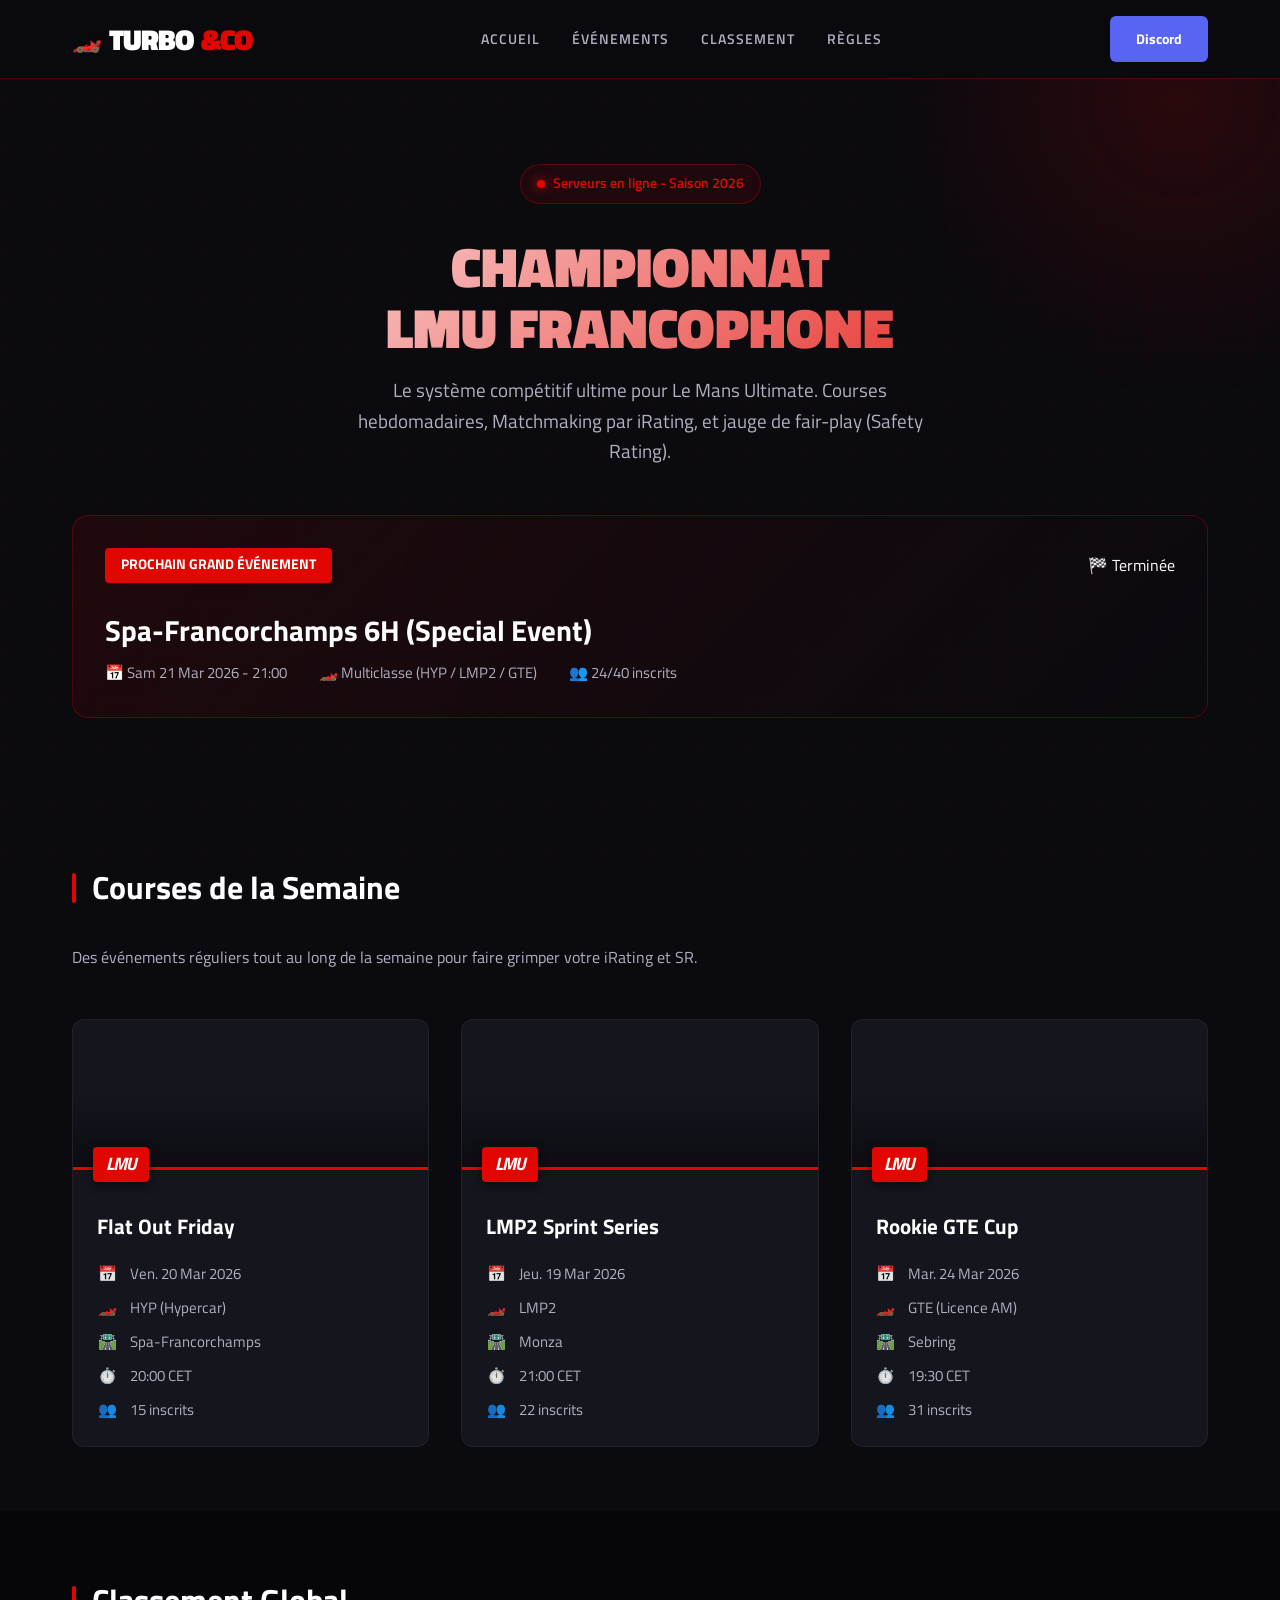
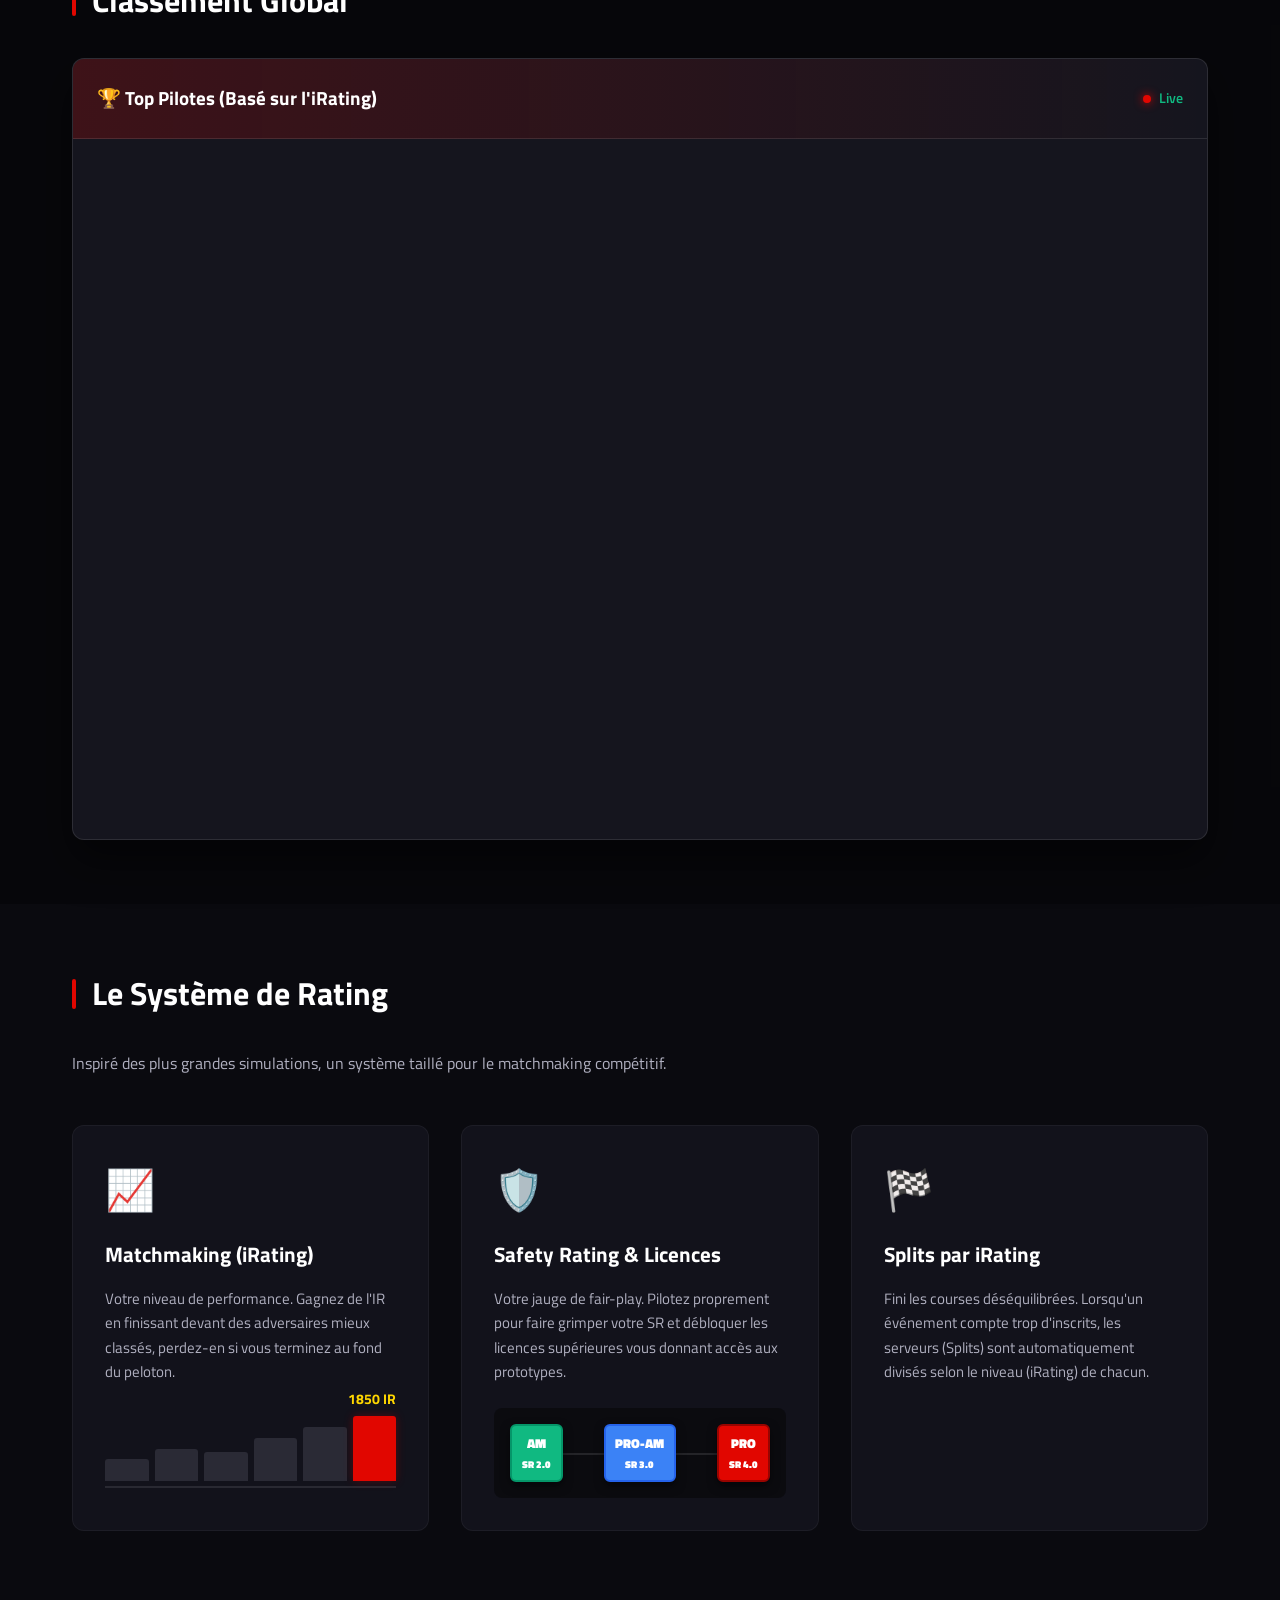
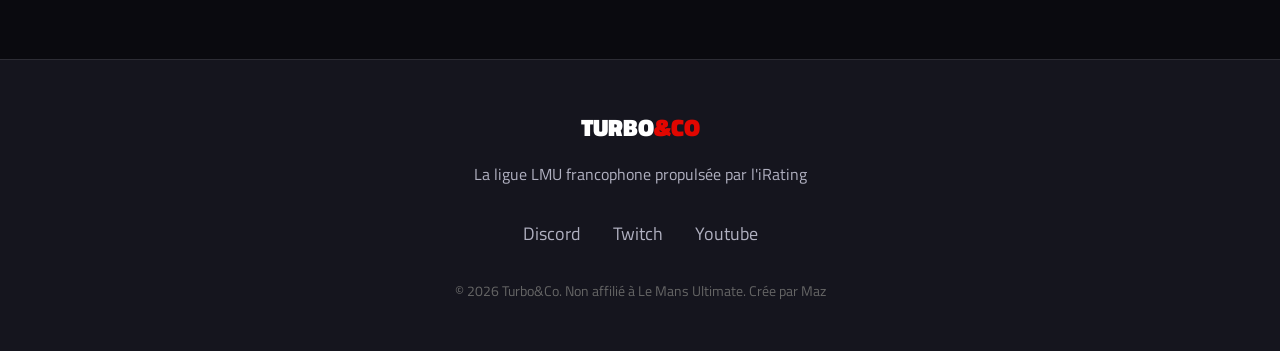
<file: Index.html>
<!DOCTYPE html>
<html lang="fr">
<head>
    <meta charset="UTF-8">
    <meta name="viewport" content="width=device-width, initial-scale=1.0">
    <meta name="description" content="Ligue LMU francophone avec système iRating, Safety Rating et Courses Hebdomadaires.">
    <meta name="keywords" content="Le Mans Ultimate, Racing, Simulation, LMU, Championnat, iRating, Simracing">
    <meta name="author" content="Turbo&Co">

    <!-- Open Graph / Réseaux sociaux -->
    <meta property="og:title" content="Turbo&Co - Ligue LMU Francophone">
    <meta property="og:description" content="Championnat Le Mans Ultimate avec événements hebdomadaires, iRating et Licences.">
    <meta property="og:type" content="website">
    <meta property="og:url" content="https://turbo-co.github.io/">

    <title>Turbo&Co - Ligue LMU Francophone</title>

    <!-- Police Google optimisée -->
    <link rel="preconnect" href="https://fonts.googleapis.com">
    <link rel="preconnect" href="https://fonts.gstatic.com" crossorigin>
    <link href="https://fonts.googleapis.com/css2?family=Titillium+Web:wght@400;600;700;900&display=swap" rel="stylesheet">

    <style>
        :root {
            --racing-red: #E10600;
            --racing-dark: #0A0A0F;
            --racing-card: #15151E;
            --racing-gray: #B0B0C0;
            --gold: #FFD700;
            --silver: #E5E7EB;
            --success: #10B981;
            --glass: rgba(21, 21, 30, 0.8);
        }

        * {
            margin: 0;
            padding: 0;
            box-sizing: border-box;
        }

        body {
            font-family: 'Titillium Web', sans-serif;
            background: var(--racing-dark);
            color: white;
            overflow-x: hidden;
            line-height: 1.6;
        }

        /* Background Grid */
        .bg-grid {
            position: fixed;
            top: 0;
            left: 0;
            width: 100%;
            height: 100%;
            background-image: 
                linear-gradient(rgba(225, 6, 0, 0.03) 1px, transparent 1px),
                linear-gradient(90deg, rgba(225, 6, 0, 0.03) 1px, transparent 1px);
            background-size: 50px 50px;
            z-index: -2;
        }

        @media (prefers-reduced-motion: no-preference) {
            .bg-grid {
                animation: gridMove 60s linear infinite;
            }
        }

        @keyframes gridMove {
            0% { transform: translate(0, 0); }
            100% { transform: translate(50px, 50px); }
        }

        /* Glow Effects */
        .glow-red {
            position: fixed;
            width: 600px;
            height: 600px;
            background: radial-gradient(circle, rgba(225, 6, 0, 0.15) 0%, transparent 70%);
            top: -200px;
            right: -200px;
            z-index: -1;
            pointer-events: none;
        }

        /* Header */
        header {
            position: fixed;
            top: 0;
            width: 100%;
            background: rgba(10, 10, 15, 0.95);
            backdrop-filter: blur(10px);
            border-bottom: 1px solid rgba(225, 6, 0, 0.3);
            z-index: 1000;
            padding: 1rem 0;
        }

        .container {
            max-width: 1200px;
            margin: 0 auto;
            padding: 0 2rem;
        }

        nav {
            display: flex;
            justify-content: space-between;
            align-items: center;
        }

        .logo {
            font-size: 1.8rem;
            font-weight: 900;
            letter-spacing: -1px;
            display: flex;
            align-items: center;
            gap: 0.5rem;
            text-decoration: none;
            color: white;
        }

        .logo span {
            color: var(--racing-red);
        }

        .logo::before {
            content: '🏎️';
            font-size: 1.5rem;
        }

        /* Menu Desktop */
        .nav-links {
            display: flex;
            gap: 2rem;
            list-style: none;
        }

        .nav-links a {
            color: var(--racing-gray);
            text-decoration: none;
            font-weight: 600;
            font-size: 0.9rem;
            text-transform: uppercase;
            letter-spacing: 1px;
            transition: color 0.3s;
            position: relative;
        }

        .nav-links a:hover {
            color: var(--racing-red);
        }

        /* Menu Mobile */
        .hamburger {
            display: none;
            flex-direction: column;
            cursor: pointer;
            gap: 5px;
            background: none;
            border: none;
            padding: 5px;
            z-index: 1001;
        }

        .hamburger span {
            width: 25px;
            height: 3px;
            background: white;
            transition: 0.3s ease-in-out;
            border-radius: 2px;
        }

        .hamburger.active span:nth-child(1) { transform: translateY(8px) rotate(45deg); }
        .hamburger.active span:nth-child(2) { opacity: 0; }
        .hamburger.active span:nth-child(3) { transform: translateY(-8px) rotate(-45deg); }

        @media (max-width: 768px) {
            .hamburger { display: flex; }
            .nav-links {
                position: fixed; top: 70px; left: 0; width: 100%;
                background: rgba(10, 10, 15, 0.98);
                flex-direction: column; padding: 2rem; gap: 1.5rem;
                transform: translateY(-150%); transition: transform 0.3s ease-in-out;
                border-bottom: 2px solid var(--racing-red);
            }
            .nav-links.active { transform: translateY(0); }
            .nav-links a { font-size: 1.2rem; }
        }

        .btn-discord {
            background: #5865F2; color: white; padding: 0.6rem 1.5rem;
            border-radius: 6px; text-decoration: none; font-weight: 700;
            font-size: 0.9rem; transition: all 0.3s; border: 2px solid transparent;
        }

        .btn-discord:hover { background: transparent; border-color: #5865F2; }
        @media (max-width: 768px) { .btn-discord { display: none; } }

        /* Hero Section */
        .hero { margin-top: 100px; padding: 4rem 0; text-align: center; }

        .hero-badge {
            display: inline-flex; align-items: center; gap: 0.5rem;
            background: rgba(225, 6, 0, 0.1); border: 1px solid rgba(225, 6, 0, 0.3);
            padding: 0.5rem 1rem; border-radius: 50px; font-size: 0.85rem;
            color: var(--racing-red); font-weight: 600; margin-bottom: 2rem;
        }

        .live-dot {
            width: 8px; height: 8px; background: var(--racing-red);
            border-radius: 50%; box-shadow: 0 0 10px var(--racing-red);
            animation: blink 1s infinite;
        }

        @keyframes blink { 0%, 100% { opacity: 1; } 50% { opacity: 0.3; } }

        .hero h1 {
            font-size: 3.5rem; font-weight: 900; margin-bottom: 1rem;
            background: linear-gradient(135deg, #fff 0%, var(--racing-red) 100%);
            -webkit-background-clip: text; -webkit-text-fill-color: transparent; line-height: 1.1;
        }

        @media (max-width: 768px) { .hero h1 { font-size: 2.2rem; } }

        .hero p { font-size: 1.2rem; color: var(--racing-gray); max-width: 600px; margin: 0 auto 3rem; }

        .next-race {
            background: linear-gradient(135deg, rgba(225, 6, 0, 0.1) 0%, rgba(10, 10, 15, 0.8) 100%);
            border: 1px solid rgba(225, 6, 0, 0.3); border-radius: 16px;
            padding: 2rem; margin: 3rem 0; position: relative; overflow: hidden;
            text-align: left;
        }

        .race-header {
            display: flex; justify-content: space-between; align-items: center;
            margin-bottom: 1.5rem; flex-wrap: wrap; gap: 1rem;
        }

        .race-tag {
            background: var(--racing-red); color: white; padding: 0.4rem 1rem;
            border-radius: 4px; font-weight: 700; font-size: 0.85rem; text-transform: uppercase;
        }

        .race-timer { display: flex; gap: 0.5rem; align-items: center; }

        .time-box {
            background: rgba(10, 10, 15, 0.8); border: 1px solid rgba(255, 215, 0, 0.3);
            border-radius: 8px; padding: 0.5rem 0.8rem; display: flex; flex-direction: column;
            align-items: center; min-width: 65px; box-shadow: 0 4px 10px rgba(0, 0, 0, 0.5);
        }

        .time-val { font-size: 1.5rem; font-weight: 900; color: var(--gold); line-height: 1; font-variant-numeric: tabular-nums; }
        .time-label { font-size: 0.65rem; color: var(--racing-gray); text-transform: uppercase; letter-spacing: 1px; margin-top: 0.2rem; }
        
        .race-title { font-size: 1.8rem; font-weight: 700; margin-bottom: 0.5rem; }
        .race-details { display: flex; gap: 2rem; color: var(--racing-gray); font-size: 0.95rem; flex-wrap: wrap; }

        /* --- NOUVEAU : COURSES DE LA SEMAINE (Style LFM / SGP) --- */
        .events-section { padding: 2rem 0 4rem; }
        
        .section-title {
            font-size: 2rem; font-weight: 700; margin-bottom: 2rem;
            display: flex; align-items: center; gap: 1rem;
        }

        .section-title::before {
            content: ''; width: 4px; height: 30px; background: var(--racing-red); border-radius: 2px;
        }

        .events-grid {
            display: grid;
            grid-template-columns: repeat(auto-fill, minmax(320px, 1fr));
            gap: 2rem;
        }

        .event-card {
            background: var(--racing-card);
            border-radius: 12px;
            overflow: hidden;
            border: 1px solid rgba(255, 255, 255, 0.05);
            transition: transform 0.3s ease, box-shadow 0.3s ease, border-color 0.3s ease;
            position: relative;
        }

        .event-card:hover {
            transform: translateY(-5px);
            border-color: rgba(225, 6, 0, 0.5);
            box-shadow: 0 10px 25px rgba(0, 0, 0, 0.5);
        }

        .event-img-container {
            height: 150px;
            background-size: cover;
            background-position: center;
            position: relative;
            border-bottom: 3px solid var(--racing-red);
        }

        /* Dégradé pour assombrir l'image et faire ressortir le texte blanc si besoin */
        .event-img-container::after {
            content: ''; position: absolute; bottom: 0; left: 0; right: 0; height: 50%;
            background: linear-gradient(to top, rgba(10,10,15,0.8), transparent);
        }

        .event-game-logo {
            position: absolute;
            bottom: -15px;
            left: 20px;
            background: var(--racing-red);
            color: white;
            padding: 0.2rem 0.8rem;
            border-radius: 4px;
            font-weight: 900;
            font-size: 1.1rem;
            font-style: italic;
            z-index: 2;
            letter-spacing: -1px;
            box-shadow: 0 4px 10px rgba(0,0,0,0.5);
        }

        .event-body {
            padding: 2.5rem 1.5rem 1.5rem; /* Espace en haut pour le logo qui dépasse */
        }

        .event-title-card {
            font-size: 1.3rem;
            font-weight: 700;
            color: white;
            margin-bottom: 1.2rem;
        }

        .event-info-list {
            display: flex;
            flex-direction: column;
            gap: 0.6rem;
        }

        .event-info-row {
            display: flex;
            align-items: center;
            gap: 0.8rem;
            color: var(--racing-gray);
            font-size: 0.95rem;
        }

        .event-icon {
            width: 20px;
            text-align: center;
            opacity: 0.9;
        }

        /* Classement Section */
        .classement-section { padding: 4rem 0; background: rgba(0, 0, 0, 0.3); }

        .sheet-container {
            background: var(--racing-card); border-radius: 12px;
            border: 1px solid rgba(255, 255, 255, 0.1); overflow: hidden;
            box-shadow: 0 20px 40px rgba(0, 0, 0, 0.5); -webkit-overflow-scrolling: touch;
        }

        .sheet-header {
            background: linear-gradient(90deg, rgba(225, 6, 0, 0.2) 0%, transparent 100%);
            padding: 1.5rem; border-bottom: 1px solid rgba(255, 255, 255, 0.1);
            display: flex; justify-content: space-between; align-items: center; flex-wrap: wrap; gap: 1rem;
        }

        .sheet-title { font-size: 1.2rem; font-weight: 700; }
        .sheet-live { display: flex; align-items: center; gap: 0.5rem; color: var(--success); font-size: 0.85rem; font-weight: 600; }
        
        .sheet-iframe { width: 100%; height: 700px; border: none; display: block; border-bottom-left-radius: 12px; border-bottom-right-radius: 12px; }

        /* Features / Règles (IR & SR) */
        .features { padding: 4rem 0; }
        .features-grid { display: grid; grid-template-columns: repeat(auto-fit, minmax(300px, 1fr)); gap: 2rem; margin-top: 2rem; }

        .feature-card {
            background: var(--glass); border: 1px solid rgba(255, 255, 255, 0.05);
            border-radius: 12px; padding: 2rem; transition: all 0.3s;
        }
        .feature-card:hover { border-color: rgba(225, 6, 0, 0.3); }
        .feature-icon { font-size: 2.5rem; margin-bottom: 1rem; }
        .feature-card h3 { font-size: 1.3rem; margin-bottom: 1rem; }
        .feature-card p { color: var(--racing-gray); font-size: 0.95rem; }

        /* Graphique iRating (Visuel CSS) */
        .ir-visual {
            display: flex;
            align-items: flex-end;
            height: 80px;
            gap: 6px;
            margin-top: 1.5rem;
            padding-bottom: 5px;
            border-bottom: 2px solid rgba(255,255,255,0.1);
            position: relative;
        }

        .ir-bar { width: 100%; background: #2A2A35; border-radius: 3px 3px 0 0; transition: height 1s ease; }
        .ir-bar.active { background: var(--racing-red); box-shadow: 0 0 10px rgba(225, 6, 0, 0.3); }
        .ir-value { position: absolute; top: -20px; right: 0; font-size: 0.9rem; font-weight: bold; color: var(--gold); }

        /* Badges de Licence & Safety Rating */
        .license-track {
            display: flex; align-items: center; justify-content: space-between;
            margin-top: 1.5rem; background: rgba(0, 0, 0, 0.4); padding: 1rem;
            border-radius: 8px; position: relative;
        }

        .license-track::before {
            content: ''; position: absolute; top: 50%; left: 10%; right: 10%;
            height: 2px; background: rgba(255, 255, 255, 0.1); z-index: 1;
        }

        .lic-badge {
            position: relative; z-index: 2; padding: 0.4rem 0.6rem; border-radius: 6px;
            font-weight: 800; font-size: 0.8rem; text-transform: uppercase; text-align: center;
            box-shadow: 0 4px 10px rgba(0,0,0,0.5); transition: transform 0.3s;
        }

        .lic-am { background: #10B981; color: white; border: 2px solid #059669; }
        .lic-proam { background: #3B82F6; color: white; border: 2px solid #2563EB; }
        .lic-pro { background: var(--racing-red); color: white; border: 2px solid #990400; }

        /* Footer */
        footer {
            background: var(--racing-card); border-top: 1px solid rgba(255, 255, 255, 0.1);
            padding: 3rem 0; text-align: center; margin-top: 4rem;
        }
        .footer-logo { font-size: 1.5rem; font-weight: 900; margin-bottom: 1rem; }
        .footer-logo span { color: var(--racing-red); }
        .social-links { display: flex; justify-content: center; gap: 2rem; margin: 2rem 0; flex-wrap: wrap; }
        .social-links a { color: var(--racing-gray); text-decoration: none; font-size: 1.1rem; transition: color 0.3s; }
        .social-links a:hover { color: var(--racing-red); }
        .copyright { color: #666; font-size: 0.9rem; margin-top: 1rem; }

        /* Scrollbar */
        ::-webkit-scrollbar { width: 10px; }
        ::-webkit-scrollbar-track { background: var(--racing-dark); }
        ::-webkit-scrollbar-thumb { background: var(--racing-red); border-radius: 5px; }
    </style>
</head>
<body>
    <div class="bg-grid"></div>
    <div class="glow-red"></div>

    <header>
        <div class="container">
            <nav role="navigation" aria-label="Menu principal">
                <a href="#" class="logo" aria-label="Turbo and Co Racing">TURBO<span>&CO</span></a>

                <button class="hamburger" id="hamburgerBtn" onclick="toggleMenu()" aria-label="Ouvrir le menu">
                    <span></span><span></span><span></span>
                </button>

                <ul class="nav-links" id="navLinks">
                    <li><a href="#accueil">Accueil</a></li>
                    <li><a href="#evenements">Événements</a></li>
                    <li><a href="#classement">Classement</a></li>
                    <li><a href="#regles">Règles</a></li>
                </ul>

                <a href="https://discord.gg/ZJU3r4JP48" class="btn-discord" target="_blank">Discord</a>
            </nav>
        </div>
    </header>

    <main>
        <section class="hero" id="accueil">
            <div class="container">
                <div class="hero-badge">
                    <span class="live-dot"></span> Serveurs en ligne - Saison 2026
                </div>

                <h1>CHAMPIONNAT<br>LMU FRANCOPHONE</h1>
                <p>Le système compétitif ultime pour Le Mans Ultimate. Courses hebdomadaires, Matchmaking par iRating, et jauge de fair-play (Safety Rating).</p>

                <div class="next-race">
                    <div class="race-header">
                        <span class="race-tag">Prochain Grand Événement</span>
                        <div class="race-timer" id="raceTimer">Chargement...</div>
                    </div>
                    <h2 class="race-title">Spa-Francorchamps 6H (Special Event)</h2>
                    <div class="race-details">
                        <span>📅 Sam 21 Mar 2026 - 21:00</span>
                        <span>🏎️ Multiclasse (HYP / LMP2 / GTE)</span>
                        <span>👥 24/40 inscrits</span>
                    </div>
                </div>
            </div>
        </section>

        <!-- NOUVELLE SECTION : Courses de la Semaine -->
        <section class="events-section" id="evenements">
            <div class="container">
                <h2 class="section-title">Courses de la Semaine</h2>
                <p style="color: var(--racing-gray); margin-bottom: 3rem;">Des événements réguliers tout au long de la semaine pour faire grimper votre iRating et SR.</p>

                <div class="events-grid">
                    
                    <!-- Carte 1 -->
                    <article class="event-card">
                        <!-- Remplace l'URL par une image de LMU ou du circuit -->
                        <div class="event-img-container" style="background-image: url('https://images.unsplash.com/photo-1541443131876-44b0322260fd?q=80&w=800&auto=format&fit=crop');">
                            <span class="event-game-logo">LMU</span>
                        </div>
                        <div class="event-body">
                            <h3 class="event-title-card">Flat Out Friday</h3>
                            <div class="event-info-list">
                                <div class="event-info-row"><span class="event-icon">📅</span> Ven. 20 Mar 2026</div>
                                <div class="event-info-row"><span class="event-icon">🏎️</span> HYP (Hypercar)</div>
                                <div class="event-info-row"><span class="event-icon">🛣️</span> Spa-Francorchamps</div>
                                <div class="event-info-row"><span class="event-icon">⏱️</span> 20:00 CET</div>
                                <div class="event-info-row"><span class="event-icon">👥</span> 15 inscrits</div>
                            </div>
                        </div>
                    </article>

                    <!-- Carte 2 -->
                    <article class="event-card">
                        <div class="event-img-container" style="background-image: url('https://images.unsplash.com/photo-1568605117036-5fe5e7bab0b7?q=80&w=800&auto=format&fit=crop');">
                            <span class="event-game-logo">LMU</span>
                        </div>
                        <div class="event-body">
                            <h3 class="event-title-card">LMP2 Sprint Series</h3>
                            <div class="event-info-list">
                                <div class="event-info-row"><span class="event-icon">📅</span> Jeu. 19 Mar 2026</div>
                                <div class="event-info-row"><span class="event-icon">🏎️</span> LMP2</div>
                                <div class="event-info-row"><span class="event-icon">🛣️</span> Monza</div>
                                <div class="event-info-row"><span class="event-icon">⏱️</span> 21:00 CET</div>
                                <div class="event-info-row"><span class="event-icon">👥</span> 22 inscrits</div>
                            </div>
                        </div>
                    </article>

                    <!-- Carte 3 -->
                    <article class="event-card">
                        <div class="event-img-container" style="background-image: url('https://images.unsplash.com/photo-1510614138676-47e13cbdfbf7?q=80&w=800&auto=format&fit=crop');">
                            <span class="event-game-logo">LMU</span>
                        </div>
                        <div class="event-body">
                            <h3 class="event-title-card">Rookie GTE Cup</h3>
                            <div class="event-info-list">
                                <div class="event-info-row"><span class="event-icon">📅</span> Mar. 24 Mar 2026</div>
                                <div class="event-info-row"><span class="event-icon">🏎️</span> GTE (Licence AM)</div>
                                <div class="event-info-row"><span class="event-icon">🛣️</span> Sebring</div>
                                <div class="event-info-row"><span class="event-icon">⏱️</span> 19:30 CET</div>
                                <div class="event-info-row"><span class="event-icon">👥</span> 31 inscrits</div>
                            </div>
                        </div>
                    </article>

                </div>
            </div>
        </section>

        <section class="classement-section" id="classement">
            <div class="container">
                <h2 class="section-title">Classement Global</h2>
                <div class="sheet-container">
                    <div class="sheet-header">
                        <span class="sheet-title">🏆 Top Pilotes (Basé sur l'iRating)</span>
                        <span class="sheet-live"><span class="live-dot"></span> Live</span>
                    </div>
                    <iframe 
                        class="sheet-iframe"
                        src="https://docs.google.com/spreadsheets/d/e/2PACX-1vT50NrYRLAAtxGquwpEWm1xOe0HSnFS6Js37JwVpfuB2hOfYbGXcYpV1giPAT-I929e6-U22X11Exen/pubhtml?gid=354195948&single=true&widget=true&headers=false&chrome=false&gridlines=false"
                        title="Classement Turbo&Co" scrolling="no">
                    </iframe>
                </div> 
            </div> 
        </section> 

        <section class="features" id="regles">
            <div class="container">
                <h2 class="section-title">Le Système de Rating</h2>
                <p style="color: var(--racing-gray); margin-bottom: 3rem;">Inspiré des plus grandes simulations, un système taillé pour le matchmaking compétitif.</p>

                <div class="features-grid">
                    
                    <!-- Carte 1 : iRating -->
                    <article class="feature-card">
                        <div class="feature-icon" role="img" aria-label="Graphique">📈</div>
                        <h3>Matchmaking (iRating)</h3>
                        <p>Votre niveau de performance. Gagnez de l'IR en finissant devant des adversaires mieux classés, perdez-en si vous terminez au fond du peloton.</p>
                        
                        <!-- Graphique CSS -->
                        <div class="ir-visual">
                            <span class="ir-value">1850 IR</span>
                            <div class="ir-bar" style="height: 30%"></div>
                            <div class="ir-bar" style="height: 45%"></div>
                            <div class="ir-bar" style="height: 40%"></div>
                            <div class="ir-bar" style="height: 60%"></div>
                            <div class="ir-bar" style="height: 75%"></div>
                            <div class="ir-bar active" style="height: 90%"></div>
                        </div>
                    </article>

                    <!-- Carte 2 : Safety Rating -->
                    <article class="feature-card">
                        <div class="feature-icon" role="img" aria-label="Bouclier">🛡️</div>
                        <h3>Safety Rating & Licences</h3>
                        <p>Votre jauge de fair-play. Pilotez proprement pour faire grimper votre SR et débloquer les licences supérieures vous donnant accès aux prototypes.</p>
                        
                        <div class="license-track">
                            <div class="lic-badge lic-am" title="Débutant - SR 2.0+">AM<br><span style="font-size:0.6rem">SR 2.0</span></div>
                            <div class="lic-badge lic-proam" title="Intermédiaire - SR 3.0+">PRO-AM<br><span style="font-size:0.6rem">SR 3.0</span></div>
                            <div class="lic-badge lic-pro" title="Élite - SR 4.0+">PRO<br><span style="font-size:0.6rem">SR 4.0</span></div>
                        </div>
                    </article>

                    <!-- Carte 3 : Splits -->
                    <article class="feature-card">
                        <div class="feature-icon" role="img" aria-label="Serveur">🏁</div>
                        <h3>Splits par iRating</h3>
                        <p>Fini les courses déséquilibrées. Lorsqu'un événement compte trop d'inscrits, les serveurs (Splits) sont automatiquement divisés selon le niveau (iRating) de chacun.</p>
                    </article>

                </div>
            </div>
        </section>
    </main>

    <footer>
        <div class="container">
            <div class="footer-logo">TURBO<span>&CO</span></div>
            <p style="color: var(--racing-gray); margin-bottom: 2rem;">La ligue LMU francophone propulsée par l'iRating</p>
            <nav class="social-links" aria-label="Réseaux sociaux">
                <a href="https://discord.gg/ZJU3r4JP48" target="_blank">Discord</a>
                <a href="#" target="_blank">Twitch</a>
                <a href="https://www.youtube.com/@Turbo-And-Co" target="_blank">Youtube</a>
            </nav>
            <p class="copyright">© 2026 Turbo&Co. Non affilié à Le Mans Ultimate. Crée par Maz</p>
        </div>
    </footer>

    <script>
        // Menu Mobile 
        const nav = document.getElementById('navLinks');
        const hamburgerBtn = document.getElementById('hamburgerBtn');

        function toggleMenu() {
            nav.classList.toggle('active');
            hamburgerBtn.classList.toggle('active');
        }

        document.querySelectorAll('.nav-links a').forEach(link => {
            link.addEventListener('click', () => {
                nav.classList.remove('active');
                hamburgerBtn.classList.remove('active');
            });
        });

        // Compte à rebours
        function updateTimer() {
            const raceDate = new Date('2026-03-21T21:00:00');
            const raceEnd = new Date('2026-03-22T03:00:00'); 
            const now = new Date();
            const timerElement = document.getElementById('raceTimer');

            if (now < raceDate) {
                const diff = raceDate - now;
                const days = Math.floor(diff / (1000 * 60 * 60 * 24));
                const hours = Math.floor((diff % (1000 * 60 * 60 * 24)) / (1000 * 60 * 60));
                const minutes = Math.floor((diff % (1000 * 60 * 60)) / (1000 * 60));
                const seconds = Math.floor((diff % (1000 * 60)) / 1000);

                const d = days.toString().padStart(2, '0');
                const h = hours.toString().padStart(2, '0');
                const m = minutes.toString().padStart(2, '0');
                const s = seconds.toString().padStart(2, '0');

                timerElement.innerHTML = `
                    <div class="time-box"><span class="time-val">${d}</span><span class="time-label">Jours</span></div>
                    <div class="time-box"><span class="time-val">${h}</span><span class="time-label">Heures</span></div>
                    <div class="time-box"><span class="time-val">${m}</span><span class="time-label">Min</span></div>
                    <div class="time-box"><span class="time-val">${s}</span><span class="time-label">Sec</span></div>
                `;
            } else if (now >= raceDate && now <= raceEnd) {
                timerElement.innerHTML = '<div class="race-status status-live">🟢 En cours !</div>';
            } else {
                timerElement.innerHTML = '<div class="race-status status-ended">🏁 Terminée</div>';
            }
        }

        setInterval(updateTimer, 1000);
        updateTimer();

        // Animation au scroll
        const observerOptions = { threshold: 0.1, rootMargin: '0px 0px -50px 0px' };
        const observer = new IntersectionObserver(function(entries) {
            entries.forEach(entry => {
                if (entry.isIntersecting) {
                    entry.target.style.opacity = '1';
                    entry.target.style.transform = 'translateY(0)';
                }
            });
        }, observerOptions);

        if (!window.matchMedia('(prefers-reduced-motion: reduce)').matches) {
            document.querySelectorAll('.stat-card, .feature-card, .event-card').forEach(el => {
                el.style.opacity = '0';
                el.style.transform = 'translateY(20px)';
                el.style.transition = 'opacity 0.6s ease, transform 0.6s ease';
                observer.observe(el);
            });
        }

        // Smooth scroll
        document.querySelectorAll('a[href^="#"]').forEach(anchor => {
            anchor.addEventListener('click', function (e) {
                e.preventDefault();
                const target = document.querySelector(this.getAttribute('href'));
                if (target) {
                    target.scrollIntoView({ behavior: 'smooth' });
                }
            });
        });
    </script>
</body>
</html>
</file>
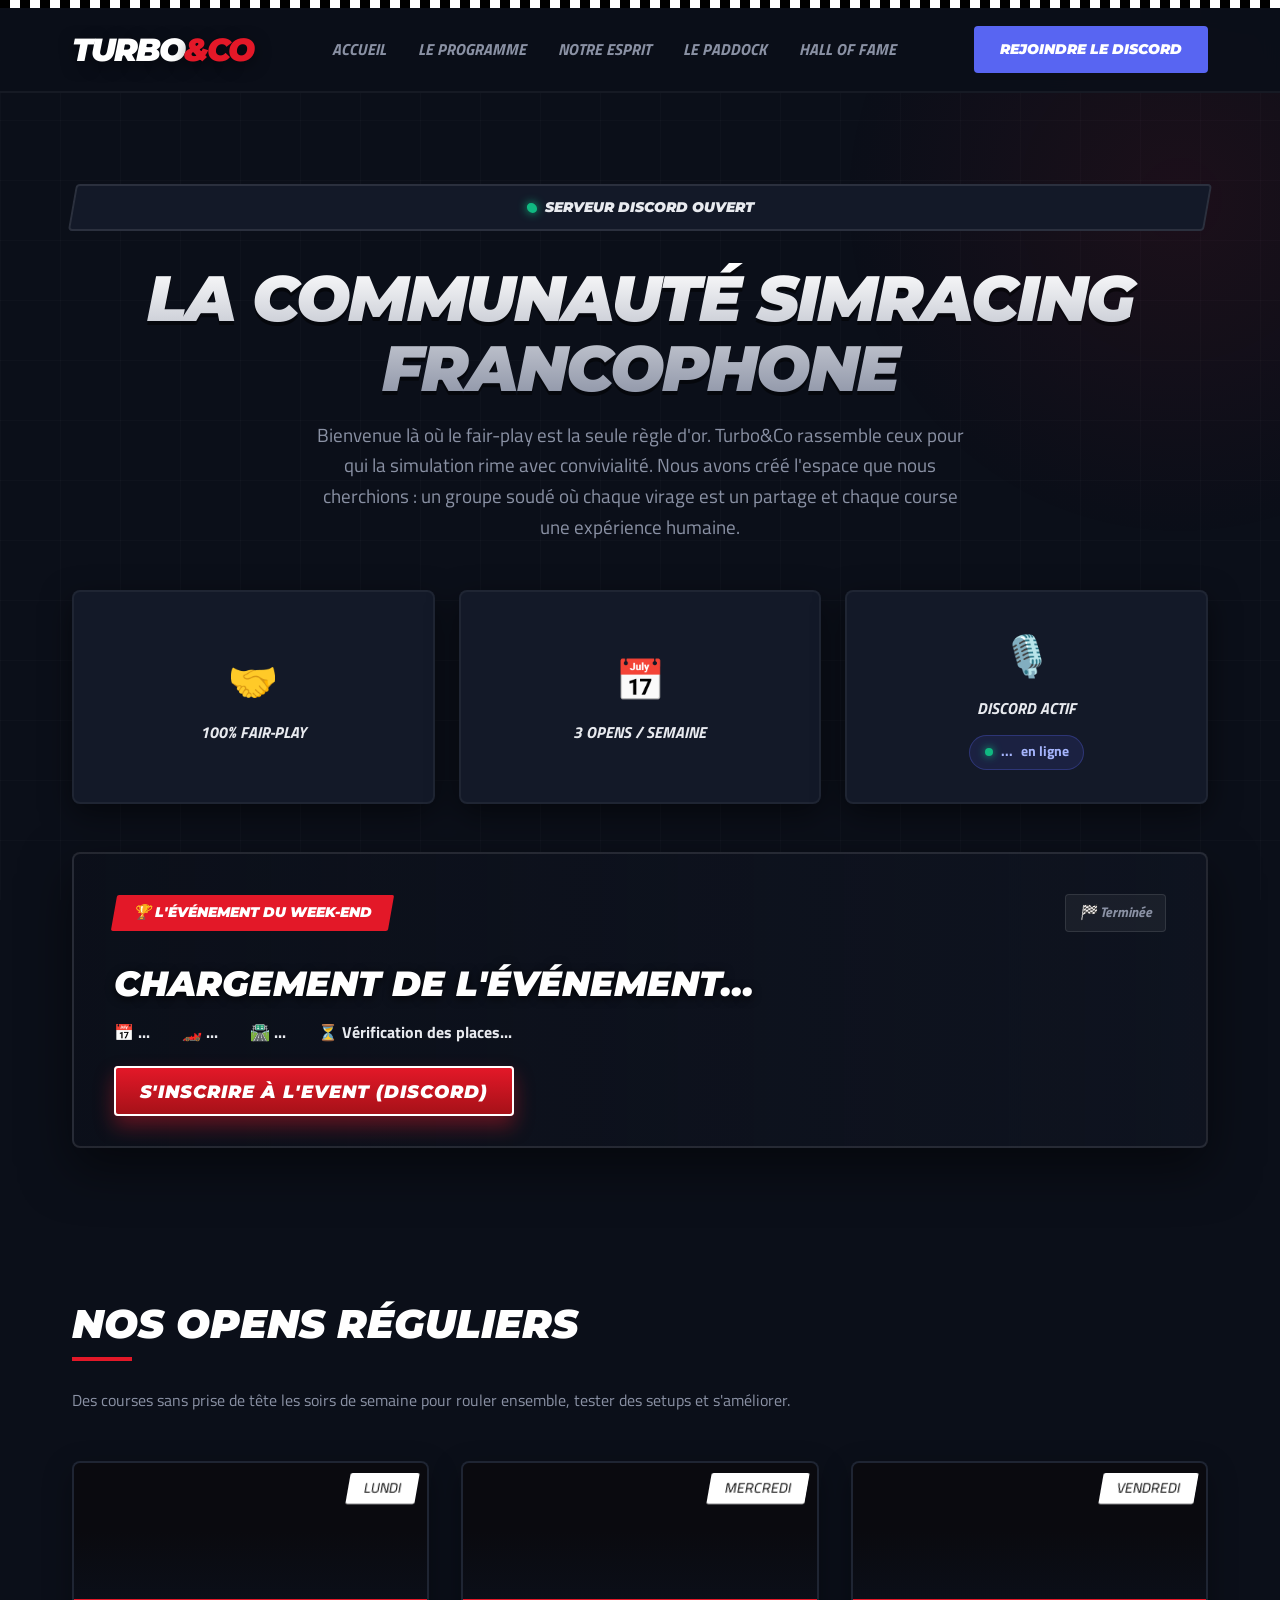
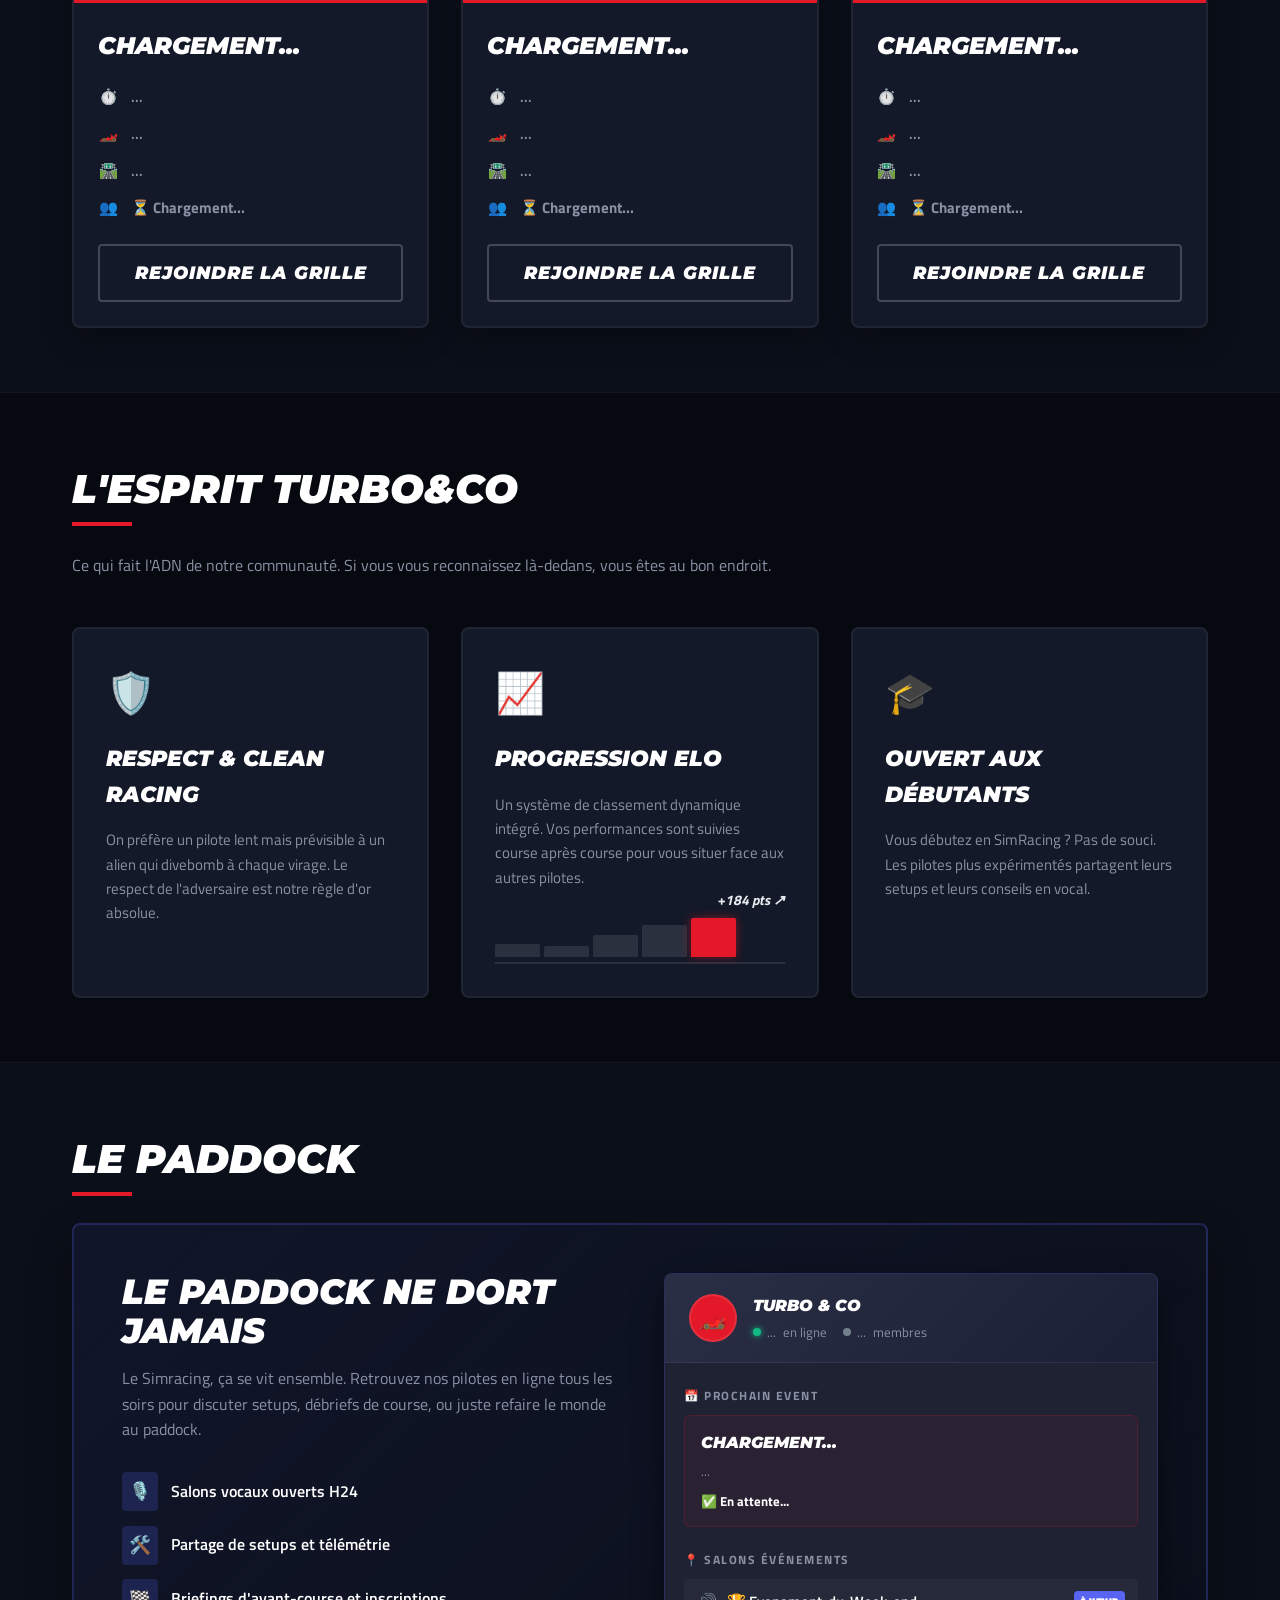
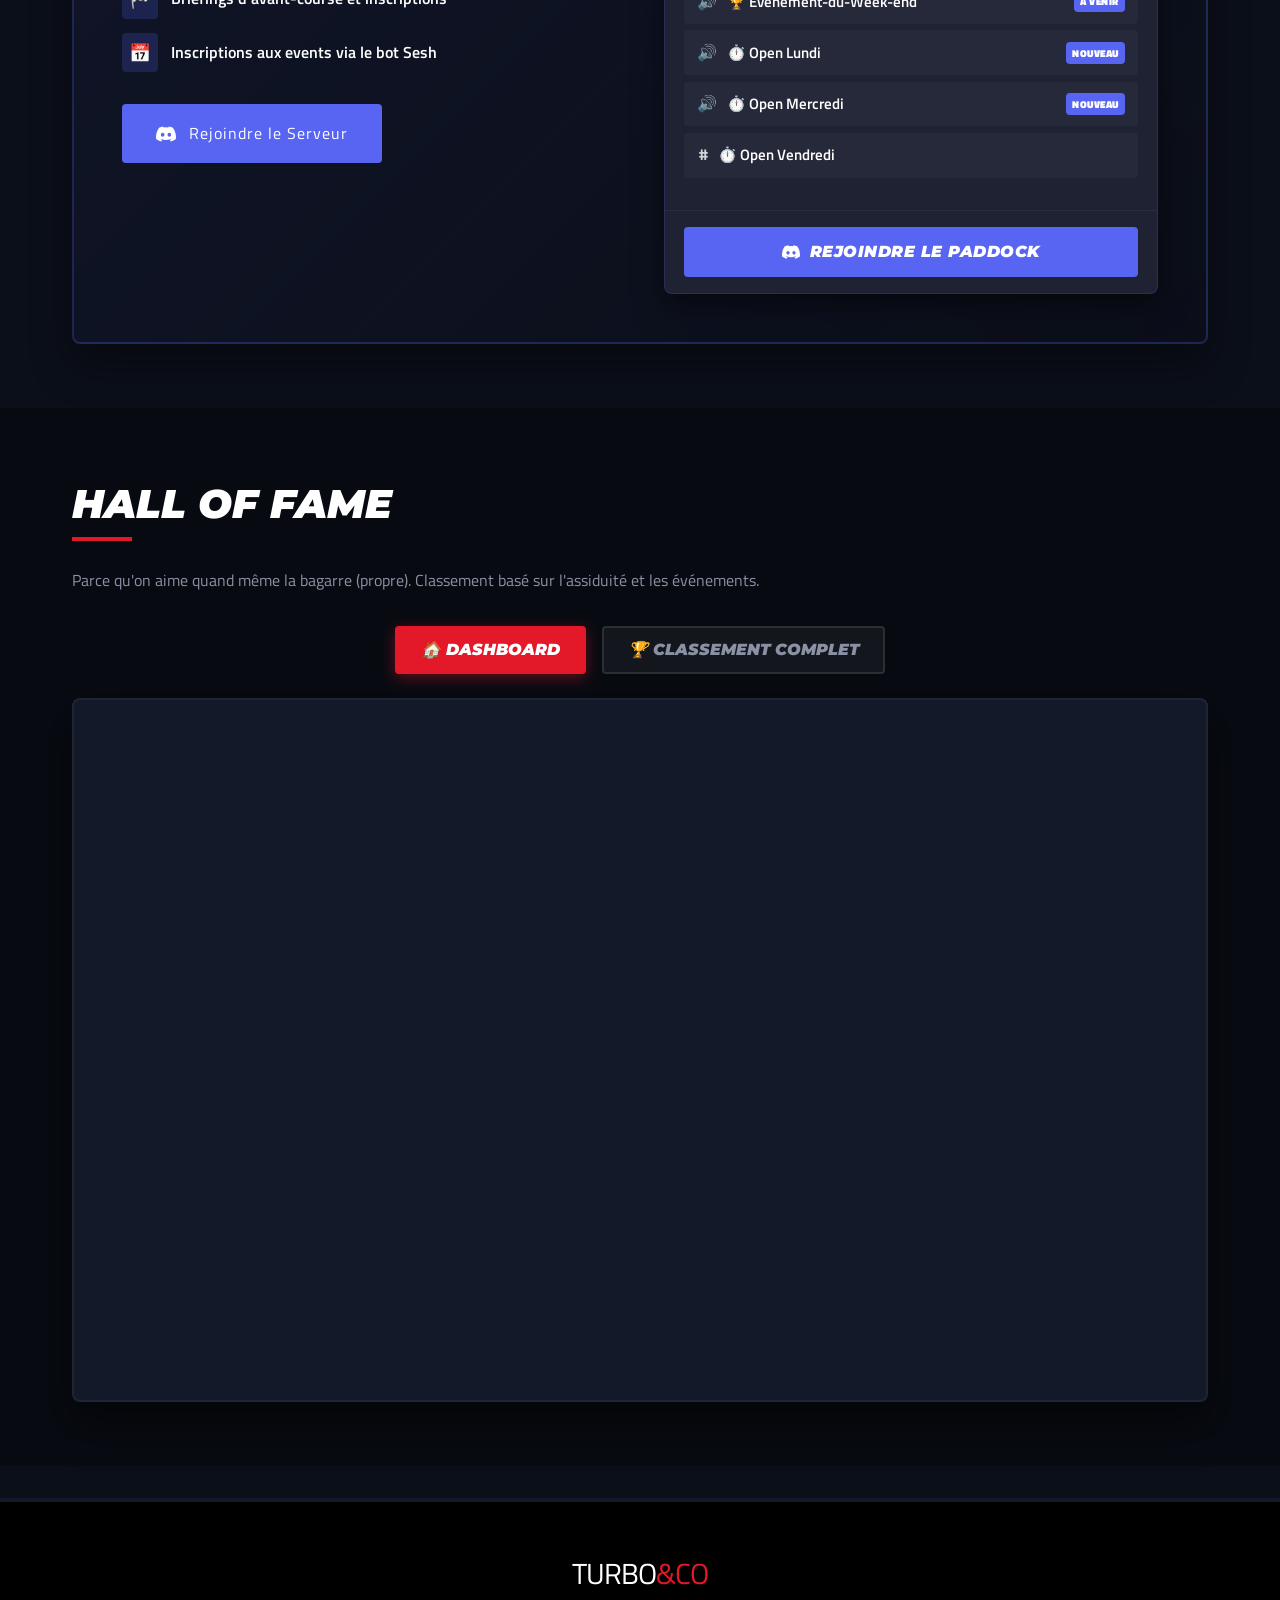
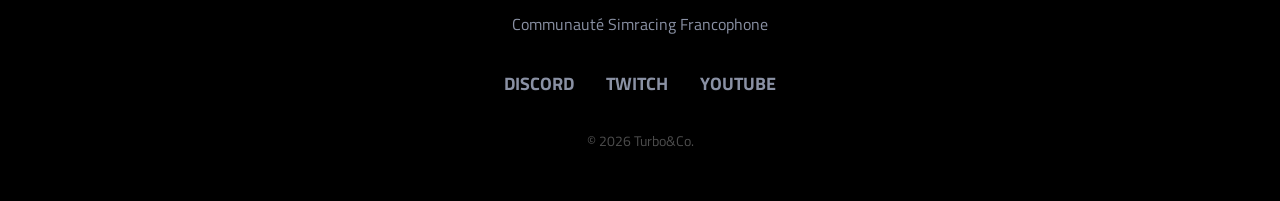
<file: index.html>
<!DOCTYPE html>
<html lang="fr">
<head>
    <meta charset="UTF-8">
    <meta name="viewport" content="width=device-width, initial-scale=1.0">
    <meta name="description" content="Turbo&Co - La communauté de Sim-Racing qui privilégie le fair-play, l'entraide et les courses propres.">
    <meta name="keywords" content="Simracing, Racing, Simulation, LMU, Communauté, Fair-play, Open, Assetto Corsa">
    <meta name="author" content="Turbo&Co">

    <title>Turbo&Co - Communauté Sim-Racing Francophone</title>

    <link rel="preconnect" href="https://fonts.googleapis.com">
    <link rel="preconnect" href="https://fonts.gstatic.com" crossorigin>
    <link href="https://fonts.googleapis.com/css2?family=Montserrat:ital,wght@0,700;0,900;1,700;1,900&family=Titillium+Web:ital,wght@0,400;0,600;0,700;1,600&display=swap" rel="stylesheet">

    <style>
        /* ============================================================
           VARIABLES COULEURS (K-NETTE MOTORSHPORT)
        ============================================================ */
        :root {
            --racing-red: #E31828; 
            --racing-red-dark: #A61118; 
            --racing-dark: #0B0F19; 
            --racing-card: #131928; 
            --racing-gray: #8A91A4; 
            --silver: #E8EAEF; 
            --gold: #FFD700;
            --success: #10B981;
            --discord: #5865F2;
        }

        * { margin: 0; padding: 0; box-sizing: border-box; }

        body { 
            font-family: 'Titillium Web', sans-serif; 
            background: var(--racing-dark); 
            color: white; 
            overflow-x: hidden; 
            line-height: 1.6; 
        }

        /* Police Montserrat pour les éléments forts */
        h1, h2, h3, .logo, .btn-action, .btn-discord, .hero-badge, .race-tag, .map-title, .sheet-tab-btn, .dcw-event-title, .dcw-server-name, .dcw-join-btn {
            font-family: 'Montserrat', sans-serif;
            font-weight: 900;
            font-style: italic;
            text-transform: uppercase;
        }

        /* Damier haut de page */
        body::before {
            content: ''; position: fixed; top: 0; left: 0; width: 100%; height: 8px;
            background-image: linear-gradient(45deg, #FFF 25%, transparent 25%, transparent 75%, #FFF 75%, #FFF), linear-gradient(45deg, #FFF 25%, transparent 25%, transparent 75%, #FFF 75%, #FFF);
            background-color: #000; background-position: 0 0, 10px 10px; background-size: 20px 20px; z-index: 9999;
        }

        .bg-grid {
            position: fixed; top: 0; left: 0; width: 100%; height: 100%;
            background-image: linear-gradient(rgba(255, 255, 255, 0.02) 1px, transparent 1px), linear-gradient(90deg, rgba(255, 255, 255, 0.02) 1px, transparent 1px);
            background-size: 60px 60px; z-index: -2;
        }

        .glow-red {
            position: fixed; width: 800px; height: 800px;
            background: radial-gradient(circle, rgba(227, 24, 40, 0.08) 0%, transparent 60%);
            top: -200px; right: -300px; z-index: -1; pointer-events: none;
        }

        /* ============================================================
           HEADER & NAV
        ============================================================ */
        header { position: fixed; top: 8px; width: 100%; background: rgba(11, 15, 25, 0.95); backdrop-filter: blur(10px); border-bottom: 2px solid rgba(255, 255, 255, 0.05); z-index: 1000; padding: 1rem 0; }
        .container { max-width: 1200px; margin: 0 auto; padding: 0 2rem; }
        nav { display: flex; justify-content: space-between; align-items: center; }

        .logo { font-size: 2rem; letter-spacing: -2px; text-decoration: none; color: white; text-shadow: 0 4px 15px rgba(0,0,0,0.5); }
        .logo span { color: var(--racing-red); }

        .nav-links { display: flex; gap: 2rem; list-style: none; }
        .nav-links a { color: var(--racing-gray); text-decoration: none; font-weight: 700; font-style: italic; font-size: 1rem; text-transform: uppercase; transition: color 0.3s; }
        .nav-links a:hover { color: var(--silver); text-shadow: 0 0 10px rgba(255,255,255,0.3); }

        .btn-discord { background: var(--discord); color: white; padding: 0.6rem 1.5rem; border-radius: 4px; text-decoration: none; font-size: 0.9rem; transition: all 0.3s; border: 2px solid transparent; }
        .btn-discord:hover { background: transparent; border-color: var(--discord); }

        .btn-action { 
            background: linear-gradient(180deg, var(--racing-red) 0%, var(--racing-red-dark) 100%); 
            color: white; padding: 0.8rem 1.5rem; border-radius: 4px; text-decoration: none; 
            font-size: 1.1rem; letter-spacing: 1px; transition: all 0.3s ease; text-align: center; 
            border: 2px solid white; box-shadow: 0 10px 20px rgba(227, 24, 40, 0.4); cursor: pointer; 
        }
        .btn-action:hover { background: white; color: var(--racing-red-dark); border-color: var(--racing-red); transform: translateY(-3px); }
        
        .btn-card { width: 100%; margin-top: auto; background: var(--racing-card); border-color: rgba(255,255,255,0.2); box-shadow: none; color: white;}
        .btn-card:hover { background: white; color: var(--racing-dark); }

        .hamburger { display: none; flex-direction: column; cursor: pointer; gap: 5px; background: none; border: none; padding: 5px; z-index: 1001; }
        .hamburger span { width: 25px; height: 3px; background: white; transition: 0.3s ease-in-out; border-radius: 2px; }
        .hamburger.active span:nth-child(1) { transform: translateY(8px) rotate(45deg); }
        .hamburger.active span:nth-child(2) { opacity: 0; }
        .hamburger.active span:nth-child(3) { transform: translateY(-8px) rotate(-45deg); }

        @media (max-width: 768px) {
            .hamburger { display: flex; }
            .nav-links { position: fixed; top: 78px; left: 0; width: 100%; background: var(--racing-dark); flex-direction: column; padding: 2rem; gap: 1.5rem; transform: translateY(-150%); transition: transform 0.3s ease-in-out; border-bottom: 4px solid var(--racing-red); }
            .nav-links.active { transform: translateY(0); }
            .btn-discord { display: none; }
        }

        /* ============================================================
           HERO & STATS
        ============================================================ */
        .hero { margin-top: 120px; padding: 4rem 0; text-align: center; }
        .hero-badge { 
            background: var(--racing-card); border: 2px solid rgba(255,255,255,0.1); 
            padding: 0.6rem 1.5rem; border-radius: 4px; font-size: 0.9rem; 
            color: var(--silver); margin-bottom: 2rem; transform: skewX(-10deg);
        }
        .hero-badge span { transform: skewX(10deg); display: inline-flex; align-items: center; gap: 8px;} 
        .live-dot { width: 10px; height: 10px; background: var(--success); border-radius: 50%; box-shadow: 0 0 10px var(--success); animation: blink 1s infinite; }
        @keyframes blink { 0%, 100% { opacity: 1; } 50% { opacity: 0.3; } }

        .hero h1 { 
            font-size: 4rem; margin-bottom: 1rem; color: white; letter-spacing: -2px;
            background: linear-gradient(180deg, #FFFFFF 0%, #8A91A4 100%);
            -webkit-background-clip: text; -webkit-text-fill-color: transparent; 
            line-height: 1.1; filter: drop-shadow(0px 4px 0px rgba(0,0,0,0.5));
        }
        @media (max-width: 768px) { .hero h1 { font-size: 2.5rem; } }
        .hero p { font-size: 1.2rem; color: var(--racing-gray); max-width: 650px; margin: 0 auto 3rem; }

        .stats-grid { display: grid; grid-template-columns: repeat(auto-fit, minmax(200px, 1fr)); gap: 1.5rem; margin: 3rem 0; }
        .stat-card { 
            display: flex; flex-direction: column; align-items: center; justify-content: center;
            background: var(--racing-card); border: 2px solid rgba(255, 255, 255, 0.05); 
            border-radius: 8px; padding: 2rem; text-align: center; transition: all 0.3s; box-shadow: 0 10px 30px rgba(0,0,0,0.5); 
        }
        .stat-card:hover { border-color: var(--silver); transform: translateY(-5px); }
        .stat-icon { font-size: 2.5rem; display: block; margin-bottom: 0.5rem; }
        .stat-label { font-size: 1rem; color: var(--silver); font-weight: 900; font-style: italic; text-transform: uppercase;}

        .discord-live-count {
            display: inline-flex; align-items: center; justify-content: center; gap: 0.5rem;
            background: rgba(88, 101, 242, 0.12); border: 1px solid rgba(88, 101, 242, 0.3);
            padding: 0.35rem 0.9rem; border-radius: 50px; font-size: 0.85rem; font-weight: 700;
            font-family: 'Titillium Web', sans-serif; font-style: normal; margin-top: 0.8rem; color: #a5b4fc;
            white-space: nowrap; 
        }
        .discord-live-count .dot-online {
            width: 8px; height: 8px; background: var(--success); border-radius: 50%; box-shadow: 0 0 8px var(--success);
            animation: blink 1.2s infinite; flex-shrink: 0;
        }

        /* ============================================================
           CARTES DE COURSES
        ============================================================ */
        .next-race { 
            background: linear-gradient(to right, rgba(11, 15, 25, 0.95) 0%, rgba(11, 15, 25, 0.6) 100%), #131928; 
            border: 2px solid rgba(255, 255, 255, 0.1); border-radius: 8px; padding: 2.5rem; margin: 3rem 0; 
            position: relative; overflow: hidden; text-align: left; background-size: cover; background-position: center; 
            box-shadow: 0 20px 50px rgba(0,0,0,0.5);
        }
        .race-header { display: flex; justify-content: space-between; align-items: center; margin-bottom: 1.5rem; flex-wrap: wrap; gap: 1rem; }
        .race-tag { background: var(--racing-red); color: white; padding: 0.4rem 1.2rem; border-radius: 2px; font-size: 0.9rem; transform: skewX(-10deg); display: inline-block;}
        .race-tag span { display: block; transform: skewX(10deg); }
        .race-title { font-size: 2.2rem; margin-bottom: 0.5rem; color: white; text-shadow: 0 2px 10px rgba(0,0,0,0.8); }
        .race-details { display: flex; gap: 2rem; color: var(--silver); font-size: 1rem; flex-wrap: wrap; font-weight: 700; align-items: center;}
        #raceTimer span { display: inline-flex; align-items: center; gap: 8px; }

        .events-section { padding: 2rem 0 4rem; }
        .section-title { font-size: 2.5rem; margin-bottom: 2rem; display: inline-block; position: relative; }
        .section-title::after { content: ''; position: absolute; bottom: -5px; left: 0; width: 60px; height: 4px; background: var(--racing-red); }
        
        .events-grid { display: grid; grid-template-columns: repeat(auto-fill, minmax(300px, 1fr)); gap: 2rem; align-items: stretch; }
        
        .event-card { 
            background: var(--racing-card); border-radius: 8px; overflow: hidden; 
            border: 2px solid rgba(255, 255, 255, 0.05); transition: all 0.3s ease; 
            position: relative; box-shadow: 0 10px 30px rgba(0,0,0,0.3);
            display: flex; flex-direction: column; min-height: 420px;
        }
        .event-card:hover { transform: translateY(-5px); border-color: var(--silver); box-shadow: 0 15px 40px rgba(0, 0, 0, 0.6); }
        
        .event-img-container { 
            height: 140px; flex-shrink: 0; 
            background-size: cover; background-position: center; position: relative; 
            border-bottom: 4px solid var(--racing-red); background-color: #0A0A0F;
        }
        .event-img-container::after { content: ''; position: absolute; bottom: 0; left: 0; right: 0; height: 50%; background: linear-gradient(to top, rgba(11,15,25,0.9), transparent); }
        .event-day-badge { position: absolute; top: 10px; right: 10px; background: white; color: black; padding: 0.3rem 1rem; border-radius: 2px; font-size: 0.85rem; z-index: 2; transform: skewX(-10deg);}
        
        .event-body { padding: 1.5rem; display: flex; flex-direction: column; flex: 1; }
        .event-title-card { font-size: 1.5rem; color: white; margin-bottom: 1.2rem; }
        .event-info-list { display: flex; flex-direction: column; gap: 0.8rem; flex-grow: 1; margin-bottom: 1.5rem; }
        .event-info-row { display: flex; align-items: center; gap: 0.8rem; color: var(--racing-gray); font-size: 0.95rem; font-weight: 600;}
        .event-icon { width: 20px; text-align: center; opacity: 0.9; }

        .btn-card { 
            width: 100%; margin-top: auto; 
            background: var(--racing-card); border-color: rgba(255,255,255,0.2); box-shadow: none; color: white;
        }
        .btn-card:hover { background: white; color: var(--racing-dark); }

        /* ============================================================
           CHARTE / RÈGLES
        ============================================================ */
        .features { padding: 4rem 0; background: rgba(0, 0, 0, 0.4); border-top: 1px solid rgba(255,255,255,0.05); border-bottom: 1px solid rgba(255,255,255,0.05);}
        .features-grid { display: grid; grid-template-columns: repeat(auto-fit, minmax(300px, 1fr)); gap: 2rem; }
        .feature-card { background: var(--racing-card); border: 2px solid rgba(255, 255, 255, 0.05); border-radius: 8px; padding: 2rem; transition: all 0.3s; }
        .feature-card:hover { border-color: rgba(255,255,255,0.2); }
        .feature-icon { font-size: 2.5rem; margin-bottom: 1rem; }
        .feature-card h3 { font-size: 1.4rem; margin-bottom: 1rem; color: white;}
        .feature-card p { color: var(--racing-gray); font-size: 0.95rem; }

        .elo-sparkline { display: flex; align-items: flex-end; height: 50px; gap: 4px; margin-top: 1.5rem; padding-bottom: 5px; border-bottom: 2px solid rgba(255, 255, 255, 0.1); position: relative; }
        .spark-bar { flex: 1; background: rgba(255, 255, 255, 0.1); border-radius: 2px 2px 0 0; transition: height 1s ease; }
        .spark-bar:nth-child(1) { height: 20%; }
        .spark-bar:nth-child(2) { height: 30%; }
        .spark-bar:nth-child(3) { height: 25%; }
        .spark-bar:nth-child(4) { height: 50%; }
        .spark-bar:nth-child(5) { height: 75%; }
        .spark-bar:nth-child(6) { height: 90%; background: var(--racing-red); box-shadow: 0 0 10px rgba(227, 24, 40, 0.5); }
        .elo-trend { position: absolute; top: -25px; right: 0; color: var(--silver); font-weight: 900; font-style: italic; font-size: 0.9rem; }

        /* ============================================================
           SECTION DISCORD — LE PADDOCK
        ============================================================ */
        .discord-section { padding: 4rem 0; }
        .discord-banner {
            background: linear-gradient(135deg, rgba(88, 101, 242, 0.08) 0%, rgba(11, 15, 25, 0.9) 100%);
            border: 2px solid rgba(88, 101, 242, 0.25); border-radius: 8px;
            display: grid; grid-template-columns: 1fr 1fr; gap: 3rem; padding: 3rem; align-items: start;
            box-shadow: 0 20px 40px rgba(0, 0, 0, 0.4);
        }
        @media (max-width: 900px) { .discord-banner { grid-template-columns: 1fr; padding: 2rem; gap: 2rem; } }

        .discord-info h2 { font-size: 2.2rem; margin-bottom: 1rem; color: white; line-height: 1.1; }
        @media (max-width: 768px) { .discord-info h2 { font-size: 1.7rem; } }
        .discord-info > p { color: var(--racing-gray); font-size: 1rem; margin-bottom: 1.8rem; }

        .discord-features { list-style: none; margin-bottom: 2rem; }
        .discord-features li { margin-bottom: 0.9rem; font-size: 1rem; display: flex; align-items: center; gap: 0.8rem; font-weight: 600; color: white; font-family: 'Titillium Web', sans-serif; font-style: normal; text-transform: none; }
        .discord-features li span { background: rgba(88, 101, 242, 0.2); padding: 0.35rem 0.45rem; border-radius: 4px; font-size: 1.1rem; flex-shrink: 0; }

        .btn-discord-large {
            display: inline-flex; align-items: center; justify-content: center; gap: 0.8rem;
            background: var(--discord); color: white; padding: 0.9rem 2rem; border-radius: 4px;
            text-decoration: none; transition: all 0.3s; border: 2px solid transparent; letter-spacing: 1px; font-size: 1rem;
        }
        .btn-discord-large:hover { background: transparent; border-color: var(--discord); color: white; transform: translateY(-3px); box-shadow: 0 10px 25px rgba(88, 101, 242, 0.3); }

        .discord-custom-widget {
            background: #1e2233; border-radius: 8px; border: 1px solid rgba(88, 101, 242, 0.2);
            overflow: hidden; box-shadow: 0 10px 30px rgba(0,0,0,0.5);
        }
        .dcw-header {
            background: linear-gradient(135deg, #2a2f45 0%, #1a1f35 100%); padding: 1.2rem 1.5rem;
            display: flex; align-items: center; gap: 1rem; border-bottom: 1px solid rgba(255,255,255,0.06);
        }
        .dcw-avatar { width: 48px; height: 48px; border-radius: 50%; background: var(--racing-red); display: flex; align-items: center; justify-content: center; font-size: 1.4rem; flex-shrink: 0; border: 2px solid rgba(255,255,255,0.1); }
        .dcw-counts { margin-top: 0.2rem; display: flex; gap: 1rem; font-size: 0.82rem; font-family: 'Titillium Web', sans-serif; font-style: normal; }
        .dcw-count-item { display: flex; align-items: center; gap: 0.4rem; color: var(--racing-gray); }
        .dcw-dot { width: 8px; height: 8px; border-radius: 50%; flex-shrink: 0; }
        .dcw-dot--online { background: var(--success); box-shadow: 0 0 6px var(--success); }
        .dcw-dot--members { background: #747f8d; }

        .dcw-body { padding: 1rem 1.2rem; }
        .dcw-section-label { font-size: 0.72rem; font-weight: 700; letter-spacing: 1.5px; text-transform: uppercase; color: var(--racing-gray); font-family: 'Titillium Web', sans-serif; font-style: normal; margin-bottom: 0.6rem; margin-top: 0.5rem; }
        
        /* Faux widget Sesh */
        .dcw-next-event { background: rgba(227, 24, 40, 0.06); border: 1px solid rgba(227, 24, 40, 0.2); border-radius: 6px; padding: 0.9rem 1rem; margin-bottom: 1.5rem; }
        .dcw-event-title { font-family: 'Montserrat', sans-serif; font-weight: 900; font-style: italic; font-size: 1rem; color: white; margin-bottom: 0.3rem; }
        .dcw-event-meta { font-size: 0.82rem; color: var(--racing-gray); font-style: normal; font-family: 'Titillium Web', sans-serif; }
        .dcw-event-attendees { display: flex; gap: 1rem; margin-top: 0.6rem; font-size: 0.8rem; font-family: 'Titillium Web', sans-serif; font-weight: 700;}

        .dcw-voice-list { display: flex; flex-direction: column; gap: 0.4rem; margin-bottom: 1rem; }
        .dcw-voice-channel { background: rgba(255,255,255,0.03); border-radius: 4px; padding: 0.6rem 0.8rem; display: flex; align-items: center; gap: 0.6rem; font-size: 0.95rem; font-weight: 600; color: white; font-family: 'Titillium Web', sans-serif; font-style: normal; transition: background 0.2s; }
        .dcw-voice-channel:hover { background: rgba(255,255,255,0.06); }
        .dcw-voice-icon { font-size: 1rem; opacity: 0.7; }
        
        .new-badge { background: var(--discord); color: white; font-size: 0.65rem; padding: 0.15rem 0.4rem; border-radius: 4px; font-weight: 800; font-family: 'Titillium Web', sans-serif; font-style: normal; animation: blink-badge 2s infinite; letter-spacing: 0.5px; text-transform: uppercase; }
        @keyframes blink-badge { 0%, 100% { opacity: 1; } 50% { opacity: 0.5; } }

        .dcw-footer { padding: 1rem 1.2rem; border-top: 1px solid rgba(255,255,255,0.05); display: flex; justify-content: center; }
        .dcw-join-btn { display: flex; align-items: center; justify-content: center; gap: 0.6rem; background: var(--discord); color: white; padding: 0.65rem 1.5rem; border-radius: 4px; text-transform: uppercase; letter-spacing: 0.5px; text-decoration: none; transition: all 0.3s; border: 2px solid transparent; width: 100%; }
        .dcw-join-btn:hover { background: transparent; border-color: var(--discord); }

        /* ============================================================
           CLASSEMENT & IFRAME
        ============================================================ */
        .classement-section { padding: 4rem 0; background: rgba(0, 0, 0, 0.3);}
        .sheet-tabs { display: flex; gap: 1rem; margin-bottom: 1.5rem; flex-wrap: wrap; justify-content: center; }
        .sheet-tab-btn { background: rgba(255, 255, 255, 0.05); border: 2px solid rgba(255, 255, 255, 0.1); color: var(--racing-gray); padding: 0.8rem 1.5rem; border-radius: 4px; cursor: pointer; transition: all 0.3s ease; font-size: 1rem; }
        .sheet-tab-btn:hover { background: rgba(225, 24, 40, 0.1); color: white; }
        .sheet-tab-btn.active { background: var(--racing-red); color: white; border-color: var(--racing-red); box-shadow: 0 4px 15px rgba(227, 24, 40, 0.4); }
        .sheet-container { background: var(--racing-card); border-radius: 8px; border: 2px solid rgba(255, 255, 255, 0.05); overflow: hidden; box-shadow: 0 20px 40px rgba(0, 0, 0, 0.5); -webkit-overflow-scrolling: touch; }
        .sheet-iframe { width: 100%; height: 700px; border: none; display: block; border-radius: 8px; }

        footer { background: #000000; border-top: 4px solid var(--racing-card); padding: 3rem 0; text-align: center; margin-top: 2rem; }
        .footer-logo { font-size: 1.8rem; margin-bottom: 1rem; letter-spacing: -1px; }
        .footer-logo span { color: var(--racing-red); }
        .social-links { display: flex; justify-content: center; gap: 2rem; margin: 2rem 0; flex-wrap: wrap; }
        .social-links a { color: var(--racing-gray); text-decoration: none; font-weight: 700; font-size: 1.1rem; text-transform: uppercase; transition: color 0.3s; }
        .social-links a:hover { color: var(--silver); }
        .copyright { color: rgba(255,255,255,0.3); font-size: 0.9rem; margin-top: 1rem; }
    </style>
</head>
<body>
    <div class="bg-grid"></div>
    <div class="glow-red"></div>

    <header>
        <div class="container">
            <nav role="navigation">
                <a href="#" class="logo">TURBO<span>&CO</span></a>
                <button class="hamburger" id="hamburgerBtn" onclick="toggleMenu()">
                    <span></span><span></span><span></span>
                </button>
                <ul class="nav-links" id="navLinks">
                    <li><a href="#accueil">Accueil</a></li>
                    <li><a href="#programme">Le Programme</a></li>
                    <li><a href="#charte">Notre Esprit</a></li>
                    <li><a href="#communaute">Le Paddock</a></li>
                    <li><a href="#classement">Hall of Fame</a></li>
                </ul>
                <a href="https://discord.gg/dREZzRbHKG" class="btn-discord" target="_blank">Rejoindre le Discord</a>
            </nav>
        </div>
    </header>

    <main>
        <section class="hero" id="accueil">
            <div class="container">
                <div class="hero-badge"><span><span class="live-dot"></span> Serveur Discord Ouvert</span></div>
                <h1>LA COMMUNAUTÉ SIMRACING<br>FRANCOPHONE</h1>
                <p>Bienvenue là où le fair-play est la seule règle d'or. Turbo&Co rassemble ceux pour qui la simulation rime avec convivialité. Nous avons créé l'espace que nous cherchions : un groupe soudé où chaque virage est un partage et chaque course une expérience humaine.</p>

                <div class="stats-grid">
                    <article class="stat-card">
                        <span class="stat-icon">🤝</span>
                        <span class="stat-label">100% Fair-Play</span>
                    </article>
                    <article class="stat-card">
                        <span class="stat-icon">📅</span>
                        <span class="stat-label">3 Opens / Semaine</span>
                    </article>
                    <article class="stat-card">
                        <span class="stat-icon">🎙️</span>
                        <span class="stat-label">Discord Actif</span>
                        <div class="discord-live-count">
                            <span class="dot-online"></span>
                            <span id="heroOnlineCount">...</span> en ligne
                        </div>
                    </article>
                </div>

                <div class="next-race" id="img-weekend_special">
                    <div class="race-header">
                        <span class="race-tag"><span>🏆 L'Événement du Week-end</span></span>
                        <div id="raceTimer"></div>
                    </div>
                    <h2 class="race-title" id="title-weekend_special">Chargement de l'événement...</h2>

                    <div class="race-details">
                        <span>📅 <span id="time-weekend_special">...</span></span>
                        <span>🏎️ <span id="cat-weekend_special">...</span></span>
                        <span>🛣️ <span id="track-weekend_special">...</span></span>
                        <span id="status-weekend_special" style="font-weight: bold;">⏳ Vérification des places...</span>
                    </div>

                    <div style="margin-top: 2rem;">
                        <a id="link-weekend_special" href="https://discord.gg/dREZzRbHKG" class="btn-action" target="_blank">S'inscrire à l'Event (Discord)</a>
                    </div>
                </div>
            </div>
        </section>

        <section class="events-section" id="programme">
            <div class="container">
                <h2 class="section-title">Nos Opens Réguliers</h2>
                <p style="color: var(--racing-gray); margin-bottom: 3rem;">Des courses sans prise de tête les soirs de semaine pour rouler ensemble, tester des setups et s'améliorer.</p>

                <div class="events-grid">
                    <!-- LUNDI -->
                    <article class="event-card" id="card-monday_open">
                        <div id="img-monday_open" class="event-img-container">
                            <span id="day-monday_open" class="event-day-badge">LUNDI</span>
                        </div>
                        <div class="event-body">
                            <h3 id="title-monday_open" class="event-title-card">Chargement...</h3>
                            <div class="event-info-list">
                                <div class="event-info-row"><span class="event-icon">⏱️</span> <span id="time-monday_open">...</span></div>
                                <div class="event-info-row"><span class="event-icon">🏎️</span> <span id="cat-monday_open">...</span></div>
                                <div class="event-info-row"><span class="event-icon">🛣️</span> <span id="track-monday_open">...</span></div>
                                <div class="event-info-row">
                                    <span class="event-icon">👥</span> 
                                    <span id="status-monday_open" style="font-weight: 700;">⏳ Chargement...</span>
                                </div>
                            </div>
                            <a id="link-monday_open" href="https://discord.gg/dREZzRbHKG" class="btn-action btn-card" target="_blank">Rejoindre la grille</a>
                        </div>
                    </article>

                    <!-- MERCREDI -->
                    <article class="event-card" id="card-wednesday_sprint">
                        <div id="img-wednesday_sprint" class="event-img-container">
                            <span id="day-wednesday_sprint" class="event-day-badge">MERCREDI</span>
                        </div>
                        <div class="event-body">
                            <h3 id="title-wednesday_sprint" class="event-title-card">Chargement...</h3>
                            <div class="event-info-list">
                                <div class="event-info-row"><span class="event-icon">⏱️</span> <span id="time-wednesday_sprint">...</span></div>
                                <div class="event-info-row"><span class="event-icon">🏎️</span> <span id="cat-wednesday_sprint">...</span></div>
                                <div class="event-info-row"><span class="event-icon">🛣️</span> <span id="track-wednesday_sprint">...</span></div>
                                <div class="event-info-row">
                                    <span class="event-icon">👥</span> 
                                    <span id="status-wednesday_sprint" style="font-weight: 700;">⏳ Chargement...</span>
                                </div>
                            </div>
                            <a id="link-wednesday_sprint" href="https://discord.gg/dREZzRbHKG" class="btn-action btn-card" target="_blank">Rejoindre la grille</a>
                        </div>
                    </article>

                    <!-- VENDREDI -->
                    <article class="event-card" id="card-friday_fun">
                        <div id="img-friday_fun" class="event-img-container">
                            <span id="day-friday_fun" class="event-day-badge">VENDREDI</span>
                        </div>
                        <div class="event-body">
                            <h3 id="title-friday_fun" class="event-title-card">Chargement...</h3>
                            <div class="event-info-list">
                                <div class="event-info-row"><span class="event-icon">⏱️</span> <span id="time-friday_fun">...</span></div>
                                <div class="event-info-row"><span class="event-icon">🏎️</span> <span id="cat-friday_fun">...</span></div>
                                <div class="event-info-row"><span class="event-icon">🛣️</span> <span id="track-friday_fun">...</span></div>
                                <div class="event-info-row">
                                    <span class="event-icon">👥</span> 
                                    <span id="status-friday_fun" style="font-weight: 700;">⏳ Chargement...</span>
                                </div>
                            </div>
                            <a id="link-friday_fun" href="https://discord.gg/dREZzRbHKG" class="btn-action btn-card" target="_blank">Rejoindre la grille</a>
                        </div>
                    </article>
                </div>
            </div>
        </section>

        <section class="features" id="charte">
            <div class="container">
                <h2 class="section-title">L'Esprit Turbo&Co</h2>
                <p style="color: var(--racing-gray); margin-bottom: 3rem;">Ce qui fait l'ADN de notre communauté. Si vous vous reconnaissez là-dedans, vous êtes au bon endroit.</p>

                <div class="features-grid">
                    <article class="feature-card">
                        <div class="feature-icon">🛡️</div>
                        <h3>Respect & Clean Racing</h3>
                        <p>On préfère un pilote lent mais prévisible à un alien qui divebomb à chaque virage. Le respect de l'adversaire est notre règle d'or absolue.</p>
                    </article>

                    <article class="feature-card">
                        <div class="feature-icon">📈</div>
                        <h3>Progression ELO</h3>
                        <p>Un système de classement dynamique intégré. Vos performances sont suivies course après course pour vous situer face aux autres pilotes.</p>
                        <div class="elo-sparkline">
                            <span class="elo-trend">+184 pts ↗</span>
                            <div class="spark-bar"></div>
                            <div class="spark-bar"></div>
                            <div class="spark-bar"></div>
                            <div class="spark-bar"></div>
                            <div class="spark-bar"></div>
                            <div class="spark-bar"></div>
                        </div>
                    </article>

                    <article class="feature-card">
                        <div class="feature-icon">🎓</div>
                        <h3>Ouvert aux Débutants</h3>
                        <p>Vous débutez en SimRacing ? Pas de souci. Les pilotes plus expérimentés partagent leurs setups et leurs conseils en vocal.</p>
                    </article>
                </div>
            </div>
        </section>

        <!-- SECTION DISCORD (LE PADDOCK) -->
        <section class="discord-section" id="communaute">
            <div class="container">
                <h2 class="section-title">Le Paddock</h2>

                <div class="discord-banner">
                    <div class="discord-info">
                        <h2>LE PADDOCK NE DORT JAMAIS</h2>
                        <p>Le Simracing, ça se vit ensemble. Retrouvez nos pilotes en ligne tous les soirs pour discuter setups, débriefs de course, ou juste refaire le monde au paddock.</p>

                        <ul class="discord-features">
                            <li><span>🎙️</span> Salons vocaux ouverts H24</li>
                            <li><span>🛠️</span> Partage de setups et télémétrie</li>
                            <li><span>🏁</span> Briefings d'avant-course et inscriptions</li>
                            <li><span>📅</span> Inscriptions aux events via le bot Sesh</li>
                        </ul>

                        <a href="https://discord.gg/dREZzRbHKG" target="_blank" rel="noopener" class="btn-discord-large">
                            <svg width="20" height="20" viewBox="0 0 127.14 96.36" fill="currentColor" aria-hidden="true">
                                <path d="M107.7,8.07A105.15,105.15,0,0,0,81.47,0a72.06,72.06,0,0,0-3.36,6.83A97.68,97.68,0,0,0,49,6.83,72.37,72.37,0,0,0,45.64,0,105.89,105.89,0,0,0,19.39,8.09C2.79,32.65-1.71,56.6.54,80.21h0A105.73,105.73,0,0,0,32.71,96.36,77.7,77.7,0,0,0,39.6,85.25a68.42,68.42,0,0,1-10.85-5.18c.91-.66,1.8-1.34,2.66-2a75.57,75.57,0,0,0,64.32,0c.87.71,1.76,1.39,2.66,2a68.68,68.68,0,0,1-10.87,5.19,77,77,0,0,0,6.89,11.1A105.25,105.25,0,0,0,126.6,80.22h0C129.24,52.84,122.09,29.11,107.7,8.07ZM42.45,65.69C36.18,65.69,31,60,31,53s5-12.74,11.43-12.74S54,46,53.89,53,48.84,65.69,42.45,65.69Zm42.24,0C78.41,65.69,73.31,60,73.31,53s5-12.74,11.43-12.74S96.1,46,96,53,91,65.69,84.69,65.69Z"/>
                            </svg>
                            Rejoindre le Serveur
                        </a>
                    </div>

                    <!-- WIDGET CUSTOM DISCORD -->
                    <div class="discord-custom-widget">
                        <div class="dcw-header">
                            <div class="dcw-avatar">🏎️</div>
                            <div>
                                <div class="dcw-server-name">Turbo &amp; Co</div>
                                <div class="dcw-counts">
                                    <span class="dcw-count-item">
                                        <span class="dcw-dot dcw-dot--online"></span>
                                        <span id="dcwOnline">...</span> en ligne
                                    </span>
                                    <span class="dcw-count-item">
                                        <span class="dcw-dot dcw-dot--members"></span>
                                        <span id="dcwTotal">...</span> membres
                                    </span>
                                </div>
                            </div>
                        </div>

                        <div class="dcw-body">
                            <div class="dcw-section-label">📅 PROCHAIN EVENT</div>
                            <div class="dcw-next-event" id="dcwNextEvent">
                                <div class="dcw-event-title" id="dcwEventTitle">Chargement...</div>
                                <div class="dcw-event-meta" id="dcwEventMeta">...</div>
                                <div class="dcw-event-attendees">
                                    <span id="dcwAttYes">✅ En attente...</span>
                                </div>
                            </div>

                            <div class="dcw-section-label">📍 SALONS ÉVÉNEMENTS</div>
                            <div class="dcw-voice-list">
                                <div class="dcw-voice-channel">
                                    <span class="dcw-voice-icon">🔊</span>
                                    <span>🏆 Evenement-du-Week-end</span>
                                    <span class="new-badge" style="margin-left:auto; font-size:0.65rem;">À VENIR</span>
                                </div>
                                <div class="dcw-voice-channel">
                                    <span class="dcw-voice-icon">🔊</span>
                                    <span>⏱️ Open Lundi</span>
                                    <span class="new-badge" style="margin-left:auto; font-size:0.65rem;">NOUVEAU</span>
                                </div>
                                <div class="dcw-voice-channel">
                                    <span class="dcw-voice-icon">🔊</span>
                                    <span>⏱️ Open Mercredi</span>
                                    <span class="new-badge" style="margin-left:auto; font-size:0.65rem;">NOUVEAU</span>
                                </div>
                                <div class="dcw-voice-channel">
                                    <span class="dcw-voice-icon" style="opacity: 0.8; font-weight: bold; margin-left: 2px;">#</span>
                                    <span>⏱️ Open Vendredi</span>
                                </div>
                            </div>
                        </div>

                        <div class="dcw-footer">
                            <a href="https://discord.gg/dREZzRbHKG" target="_blank" rel="noopener" class="dcw-join-btn">
                                <svg width="18" height="18" viewBox="0 0 127.14 96.36" fill="currentColor" aria-hidden="true">
                                    <path d="M107.7,8.07A105.15,105.15,0,0,0,81.47,0a72.06,72.06,0,0,0-3.36,6.83A97.68,97.68,0,0,0,49,6.83,72.37,72.37,0,0,0,45.64,0,105.89,105.89,0,0,0,19.39,8.09C2.79,32.65-1.71,56.6.54,80.21h0A105.73,105.73,0,0,0,32.71,96.36,77.7,77.7,0,0,0,39.6,85.25a68.42,68.42,0,0,1-10.85-5.18c.91-.66,1.8-1.34,2.66-2a75.57,75.57,0,0,0,64.32,0c.87.71,1.76,1.39,2.66,2a68.68,68.68,0,0,1-10.87,5.19,77,77,0,0,0,6.89,11.1A105.25,105.25,0,0,0,126.6,80.22h0C129.24,52.84,122.09,29.11,107.7,8.07ZM42.45,65.69C36.18,65.69,31,60,31,53s5-12.74,11.43-12.74S54,46,53.89,53,48.84,65.69,42.45,65.69Zm42.24,0C78.41,65.69,73.31,60,73.31,53s5-12.74,11.43-12.74S96.1,46,96,53,91,65.69,84.69,65.69Z"/>
                                </svg>
                                Rejoindre le paddock
                            </a>
                        </div>
                    </div>
                </div>
            </div>
        </section>

        <!-- CLASSEMENT & IFRAME -->
        <section class="classement-section" id="classement">
            <div class="container">
                <h2 class="section-title">Hall of Fame</h2>
                <p style="color: var(--racing-gray); margin-bottom: 2rem;">Parce qu'on aime quand même la bagarre (propre). Classement basé sur l'assiduité et les événements.</p>

                <div class="sheet-tabs">
                    <button class="sheet-tab-btn active" onclick="changeSheet('dashboard', this)">🏠 Dashboard</button>
                    <button class="sheet-tab-btn" onclick="changeSheet('classement', this)">🏆 Classement Complet</button>
                </div>

                <div class="sheet-container">
                    <iframe 
                        id="ranking-iframe"
                        class="sheet-iframe"
                        src="https://docs.google.com/spreadsheets/d/e/2PACX-1vQBn4oeHtoxv9akaGvMrCDvMTTV5fTB8WL5nep-a51c8Ggjh6Ejt7yFKlC4ojQ6ZWohNNT-njBqsNR_/pubhtml?gid=1140481306&single=true&widget=false&headers=false&chrome=false&gridlines=false"
                        title="Dashboard Turbo&Co" scrolling="no">
                    </iframe>
                </div> 
            </div> 
        </section> 
    </main>

    <footer>
        <div class="container">
            <div class="footer-logo">TURBO<span>&CO</span></div>
            <p style="color: var(--racing-gray); margin-bottom: 2rem;">Communauté Simracing Francophone</p>
            <nav class="social-links" aria-label="Réseaux sociaux">
                <a href="https://discord.gg/dREZzRbHKG" target="_blank">Discord</a>
                <a href="#" target="_blank">Twitch</a>
                <a href="https://www.youtube.com/@Turbo-And-Co" target="_blank">Youtube</a>
            </nav>
            <p class="copyright">© 2026 Turbo&Co.</p>
        </div>
    </footer>

    <script>
        // ----------------------------------------------------
        // 🚀 LECTURE DYNAMIQUE DU GOOGLE SHEETS (CSV)
        // ----------------------------------------------------
        async function fetchInscriptions() {
            // Ton lien CSV corrigé avec le bon GID !
            const urlCSV = 'https://docs.google.com/spreadsheets/d/e/2PACX-1vQBn4oeHtoxv9akaGvMrCDvMTTV5fTB8WL5nep-a51c8Ggjh6Ejt7yFKlC4ojQ6ZWohNNT-njBqsNR_/pub?gid=2003087742&single=true&output=csv';

            try {
                const response = await fetch(urlCSV);
                const csvData = await response.text();
                
                // Utilisation d'une Regex robuste pour séparer les lignes
                const lignes = csvData.split(/\r?\n/).slice(1); 

                lignes.forEach(ligne => {
                    const col = ligne.split(/,(?=(?:(?:[^"]*"){2})*[^"]*$)/).map(s => s.replace(/^"|"$/g, '').trim());

                    if (col.length >= 9) {
                        const id = col[0]; 

                        if (document.getElementById('title-' + id)) {
                            
                            // Si la case de Google Sheets est vide, le site affichera ce texte de sécurité
                            const dayText = col[1] && col[1] !== "" ? col[1] : "À DÉFINIR";
                            // day- n'existe pas sur weekend_special — guard obligatoire
                            const dayEl = document.getElementById('day-' + id);
                            if (dayEl) dayEl.innerText = dayText;
                            
                            const titleText = col[2] && col[2] !== "" ? col[2] : "SESSION LIBRE";
                            document.getElementById('title-' + id).innerText = titleText;
                            
                            const timeText = col[3] && col[3] !== "" ? col[3] : "Horaires à venir";
                            document.getElementById('time-' + id).innerText = timeText;
                            
                            const catText = col[4] && col[4] !== "" ? col[4] : "TBA";
                            document.getElementById('cat-' + id).innerText = catText;
                            
                            const trackText = col[5] && col[5] !== "" ? col[5] : "TBA";
                            document.getElementById('track-' + id).innerText = trackText;  

                            let imgUrl = col[6] ? col[6].trim() : "";
                            
                            if (imgUrl && imgUrl.includes("github.com") && !imgUrl.includes("?raw=true")) {
                                imgUrl += "?raw=true";
                            }
                            
                            if (!imgUrl || imgUrl === "?raw=true" || imgUrl === "") {
                                imgUrl = "https://images.unsplash.com/photo-1568605117036-5fe5e7bab0b7?q=80&w=800&auto=format&fit=crop";
                            }

                            const imgContainer = document.getElementById('img-' + id);
                            
                            // MISE À JOUR DE L'ÉVÉNEMENT SPÉCIAL (HAUT ET BAS DE PAGE)
                            if(id === 'weekend_special') {
                                imgContainer.style.backgroundImage = `linear-gradient(to right, rgba(11, 15, 25, 0.95) 0%, rgba(11, 15, 25, 0.6) 100%), url('${imgUrl}')`;
                                
                                const dcwTitle = document.getElementById('dcwEventTitle');
                                const dcwMeta = document.getElementById('dcwEventMeta');
                                const dcwAttYes = document.getElementById('dcwAttYes');
                                
                                if(dcwTitle) dcwTitle.innerText = titleText;
                                if(dcwMeta) dcwMeta.innerText = '🗓️ ' + timeText;
                                if(dcwAttYes) {
                                    const statusTxtSesh = col[7] && col[7] !== "" ? col[7] : "En attente";
                                    dcwAttYes.innerText = statusTxtSesh;
                                    
                                    if(statusTxtSesh.includes('🔴')) dcwAttYes.style.color = '#E31828';
                                    else if(statusTxtSesh.includes('🟠')) dcwAttYes.style.color = '#FBBF24';
                                    else if(statusTxtSesh.includes('🟢')) dcwAttYes.style.color = '#10B981';
                                }
                            } else {
                                imgContainer.style.backgroundImage = `url('${imgUrl}')`;
                            }

                            const statusEl = document.getElementById('status-' + id);
                            const statusTxt = col[7] && col[7] !== "" ? col[7] : "En attente";
                            statusEl.innerText = statusTxt;

                            if(statusTxt.includes('🔴')) statusEl.style.color = '#E31828';
                            else if(statusTxt.includes('🟠')) statusEl.style.color = '#FBBF24';
                            else if(statusTxt.includes('🟢')) statusEl.style.color = '#10B981';

                            document.getElementById('link-' + id).href = col[8] || "https://discord.gg/dREZzRbHKG";
                        }
                    }
                });
            } catch (error) {
                console.error("Erreur lors de la mise à jour depuis Sheets :", error);
            }
        }

        fetchInscriptions();

        // ----------------------------------------------------
        // NAVIGATION DE L'IFRAME GOOGLE SHEETS
        // ----------------------------------------------------
        function changeSheet(type, btnElement) {
            const iframe = document.getElementById('ranking-iframe');
            let url = '';

            if (type === 'dashboard') {
                url = 'https://docs.google.com/spreadsheets/d/e/2PACX-1vQBn4oeHtoxv9akaGvMrCDvMTTV5fTB8WL5nep-a51c8Ggjh6Ejt7yFKlC4ojQ6ZWohNNT-njBqsNR_/pubhtml?gid=1140481306&single=true&widget=false&headers=false&chrome=false&gridlines=false';
            } else if (type === 'classement') {
                url = 'https://docs.google.com/spreadsheets/d/e/2PACX-1vQBn4oeHtoxv9akaGvMrCDvMTTV5fTB8WL5nep-a51c8Ggjh6Ejt7yFKlC4ojQ6ZWohNNT-njBqsNR_/pubhtml?gid=1140279944&single=true&widget=false&headers=false&chrome=false&gridlines=false';
            }

            iframe.src = url;

            document.querySelectorAll('.sheet-tab-btn').forEach(btn => btn.classList.remove('active'));
            btnElement.classList.add('active');
        }

        // ----------------------------------------------------
        // DISCORD — COMPTEUR MEMBRES TEMPS RÉEL
        // ----------------------------------------------------
        const DISCORD_INVITE  = 'dREZzRbHKG';         
        
        async function fetchDiscordCounts() {
            try {
                const res  = await fetch(`https://discord.com/api/v9/invites/${DISCORD_INVITE}?with_counts=true`);
                if (!res.ok) return;
                const data = await res.json();

                const online = data.approximate_presence_count ?? '?';
                const total  = data.approximate_member_count  ?? '?';

                const heroEl = document.getElementById('heroOnlineCount');
                if (heroEl) heroEl.textContent = online;

                const dcwO = document.getElementById('dcwOnline');
                const dcwT = document.getElementById('dcwTotal');
                if (dcwO) dcwO.textContent = online;
                if (dcwT) dcwT.textContent = total;

            } catch (e) {
                console.warn('Discord counts unavailable:', e);
            }
        }
        fetchDiscordCounts();
        setInterval(fetchDiscordCounts, 5 * 60 * 1000);

        // ----------------------------------------------------
        // GESTION DU MENU MOBILE
        // ----------------------------------------------------
        const nav = document.getElementById('navLinks');
        const hamburgerBtn = document.getElementById('hamburgerBtn');

        function toggleMenu() {
            nav.classList.toggle('active');
            hamburgerBtn.classList.toggle('active');
        }

        document.querySelectorAll('.nav-links a').forEach(link => {
            link.addEventListener('click', () => {
                nav.classList.remove('active');
                hamburgerBtn.classList.remove('active');
            });
        });

        // ----------------------------------------------------
        // TIMER DISCRET 
        // ----------------------------------------------------
        function updateTimer() {
            const raceDate = new Date('2026-03-28T21:00:00');
            const raceEnd = new Date('2026-03-29T03:00:00');
            const now = new Date();
            const timerElement = document.getElementById('raceTimer');

            if (now < raceDate) {
                const diff = raceDate - now;
                const days = Math.floor(diff / (1000 * 60 * 60 * 24)).toString().padStart(2, '0');
                const hours = Math.floor((diff % (1000 * 60 * 60 * 24)) / (1000 * 60 * 60)).toString().padStart(2, '0');
                const minutes = Math.floor((diff % (1000 * 60 * 60)) / (1000 * 60)).toString().padStart(2, '0');
                const seconds = Math.floor((diff % (1000 * 60)) / 1000).toString().padStart(2, '0');

                timerElement.innerHTML = `
                    <span style="color: var(--racing-gray); font-size: 0.9rem; font-weight: 700; background: rgba(255,255,255,0.05); padding: 0.4rem 0.8rem; border-radius: 4px; border: 1px solid rgba(255,255,255,0.1); display: inline-flex; align-items: center; gap: 8px; font-style: italic;">
                        ⏱️ Départ dans 
                        <span style="color: var(--silver); font-family: monospace; font-size: 1.05rem; letter-spacing: 0.5px;">
                            ${days}j ${hours}h ${minutes}m ${seconds}s
                        </span>
                    </span>
                `;
            } else if (now >= raceDate && now <= raceEnd) {
                timerElement.innerHTML = `
                    <span style="color: var(--success); font-size: 0.9rem; font-weight: 700; background: rgba(16, 185, 129, 0.15); padding: 0.4rem 0.8rem; border-radius: 4px; border: 1px solid var(--success); display: inline-flex; align-items: center; gap: 8px; font-style: italic;">
                        🟢 Course en cours !
                    </span>
                `;
            } else {
                timerElement.innerHTML = `
                    <span style="color: var(--racing-gray); font-size: 0.9rem; font-weight: 700; background: rgba(255, 255, 255, 0.05); padding: 0.4rem 0.8rem; border-radius: 4px; border: 1px solid rgba(255,255,255,0.1); display: inline-flex; align-items: center; gap: 8px; font-style: italic;">
                        🏁 Terminée
                    </span>
                `;
            }
        }

        setInterval(updateTimer, 1000); updateTimer();

        // Scroll Animations
        const observerOptions = { threshold: 0.1, rootMargin: '0px 0px -50px 0px' };
        const observer = new IntersectionObserver(function(entries) {
            entries.forEach(entry => {
                if (entry.isIntersecting) {
                    entry.target.style.opacity = '1';
                    entry.target.style.transform = 'translateY(0)';
                }
            });
        }, observerOptions);

        if (!window.matchMedia('(prefers-reduced-motion: reduce)').matches) {
            document.querySelectorAll('.stat-card, .feature-card, .event-card').forEach(el => {
                el.style.opacity = '0';
                el.style.transform = 'translateY(20px)';
                el.style.transition = 'opacity 0.6s ease, transform 0.6s ease';
                observer.observe(el);
            });
        }

        document.querySelectorAll('a[href^="#"]').forEach(anchor => {
            anchor.addEventListener('click', function (e) {
                e.preventDefault();
                const target = document.querySelector(this.getAttribute('href'));
                if (target) { target.scrollIntoView({ behavior: 'smooth' }); }
            });
        });
    </script>
</body>
</html>
</file>
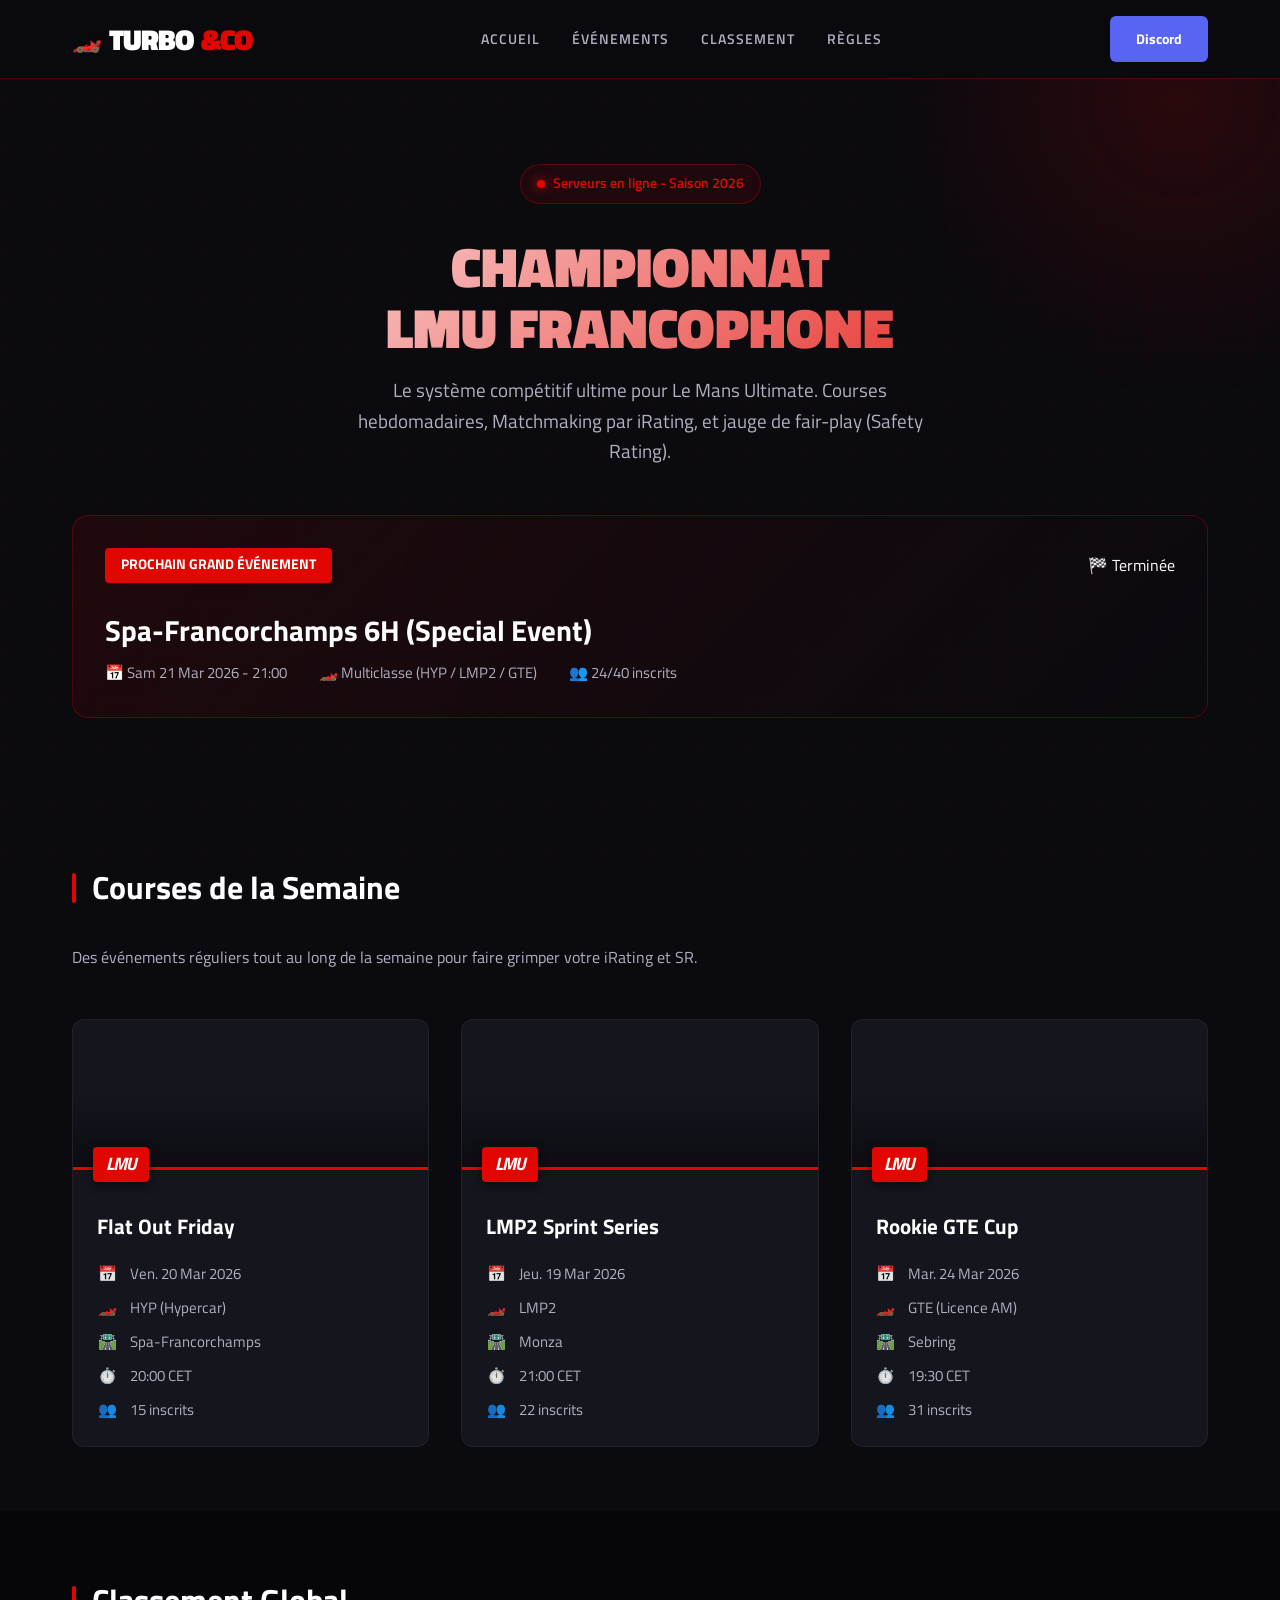
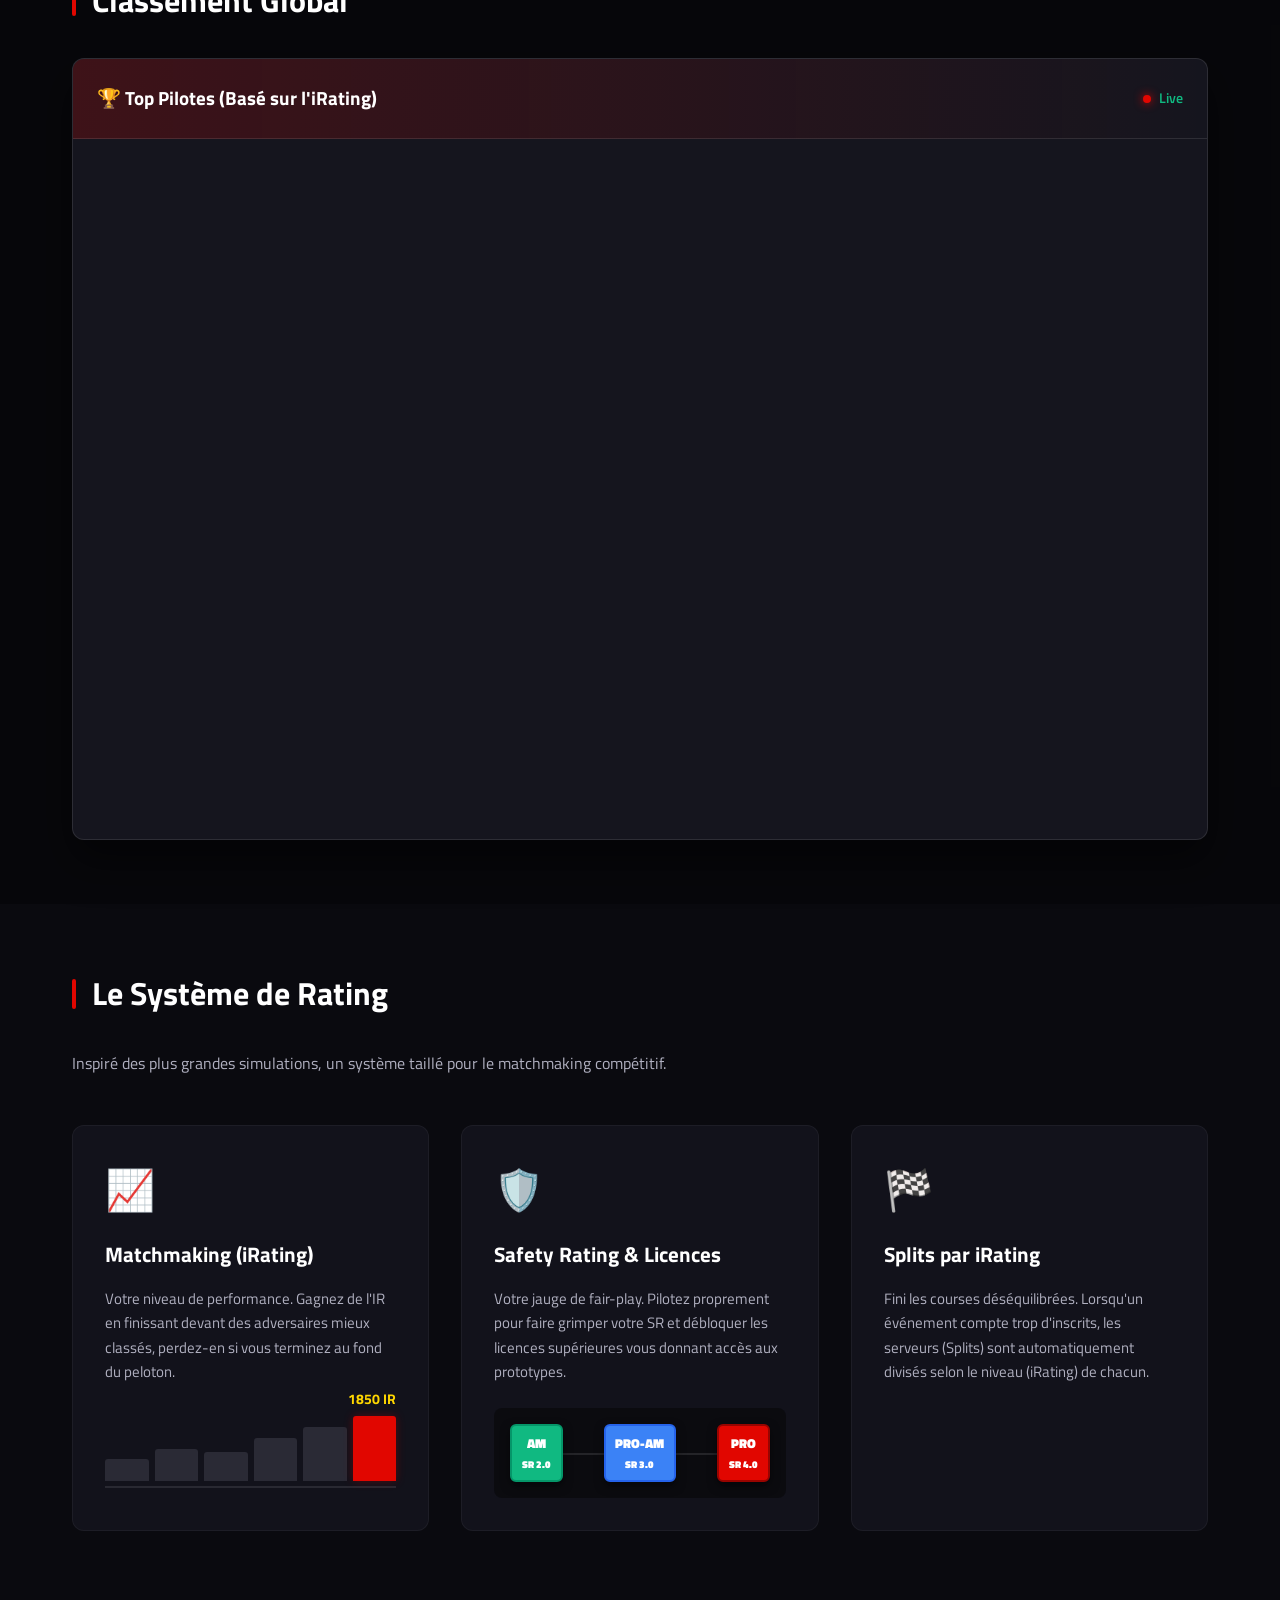
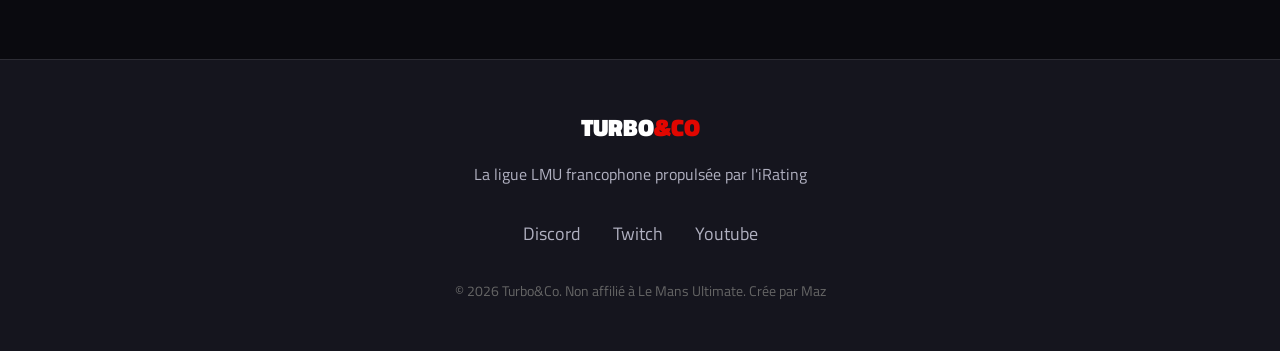
<file: Index google studio.html>
<!DOCTYPE html>
<html lang="fr">
<head>
    <meta charset="UTF-8">
    <meta name="viewport" content="width=device-width, initial-scale=1.0">
    <meta name="description" content="Ligue LMU francophone avec système iRating, Safety Rating et Courses Hebdomadaires.">
    <meta name="keywords" content="Le Mans Ultimate, Racing, Simulation, LMU, Championnat, iRating, Simracing">
    <meta name="author" content="Turbo&Co">

    <!-- Open Graph / Réseaux sociaux -->
    <meta property="og:title" content="Turbo&Co - Ligue LMU Francophone">
    <meta property="og:description" content="Championnat Le Mans Ultimate avec événements hebdomadaires, iRating et Licences.">
    <meta property="og:type" content="website">
    <meta property="og:url" content="https://turbo-co.github.io/">

    <title>Turbo&Co - Ligue LMU Francophone</title>

    <!-- Police Google optimisée -->
    <link rel="preconnect" href="https://fonts.googleapis.com">
    <link rel="preconnect" href="https://fonts.gstatic.com" crossorigin>
    <link href="https://fonts.googleapis.com/css2?family=Titillium+Web:wght@400;600;700;900&display=swap" rel="stylesheet">

    <style>
        :root {
            --racing-red: #E10600;
            --racing-dark: #0A0A0F;
            --racing-card: #15151E;
            --racing-gray: #B0B0C0;
            --gold: #FFD700;
            --silver: #E5E7EB;
            --success: #10B981;
            --glass: rgba(21, 21, 30, 0.8);
        }

        * {
            margin: 0;
            padding: 0;
            box-sizing: border-box;
        }

        body {
            font-family: 'Titillium Web', sans-serif;
            background: var(--racing-dark);
            color: white;
            overflow-x: hidden;
            line-height: 1.6;
        }

        /* Background Grid */
        .bg-grid {
            position: fixed;
            top: 0;
            left: 0;
            width: 100%;
            height: 100%;
            background-image: 
                linear-gradient(rgba(225, 6, 0, 0.03) 1px, transparent 1px),
                linear-gradient(90deg, rgba(225, 6, 0, 0.03) 1px, transparent 1px);
            background-size: 50px 50px;
            z-index: -2;
        }

        @media (prefers-reduced-motion: no-preference) {
            .bg-grid {
                animation: gridMove 60s linear infinite;
            }
        }

        @keyframes gridMove {
            0% { transform: translate(0, 0); }
            100% { transform: translate(50px, 50px); }
        }

        /* Glow Effects */
        .glow-red {
            position: fixed;
            width: 600px;
            height: 600px;
            background: radial-gradient(circle, rgba(225, 6, 0, 0.15) 0%, transparent 70%);
            top: -200px;
            right: -200px;
            z-index: -1;
            pointer-events: none;
        }

        /* Header */
        header {
            position: fixed;
            top: 0;
            width: 100%;
            background: rgba(10, 10, 15, 0.95);
            backdrop-filter: blur(10px);
            border-bottom: 1px solid rgba(225, 6, 0, 0.3);
            z-index: 1000;
            padding: 1rem 0;
        }

        .container {
            max-width: 1200px;
            margin: 0 auto;
            padding: 0 2rem;
        }

        nav {
            display: flex;
            justify-content: space-between;
            align-items: center;
        }

        .logo {
            font-size: 1.8rem;
            font-weight: 900;
            letter-spacing: -1px;
            display: flex;
            align-items: center;
            gap: 0.5rem;
            text-decoration: none;
            color: white;
        }

        .logo span {
            color: var(--racing-red);
        }

        .logo::before {
            content: '🏎️';
            font-size: 1.5rem;
        }

        /* Menu Desktop */
        .nav-links {
            display: flex;
            gap: 2rem;
            list-style: none;
        }

        .nav-links a {
            color: var(--racing-gray);
            text-decoration: none;
            font-weight: 600;
            font-size: 0.9rem;
            text-transform: uppercase;
            letter-spacing: 1px;
            transition: color 0.3s;
            position: relative;
        }

        .nav-links a:hover {
            color: var(--racing-red);
        }

        /* Menu Mobile */
        .hamburger {
            display: none;
            flex-direction: column;
            cursor: pointer;
            gap: 5px;
            background: none;
            border: none;
            padding: 5px;
            z-index: 1001;
        }

        .hamburger span {
            width: 25px;
            height: 3px;
            background: white;
            transition: 0.3s ease-in-out;
            border-radius: 2px;
        }

        .hamburger.active span:nth-child(1) { transform: translateY(8px) rotate(45deg); }
        .hamburger.active span:nth-child(2) { opacity: 0; }
        .hamburger.active span:nth-child(3) { transform: translateY(-8px) rotate(-45deg); }

        @media (max-width: 768px) {
            .hamburger { display: flex; }
            .nav-links {
                position: fixed; top: 70px; left: 0; width: 100%;
                background: rgba(10, 10, 15, 0.98);
                flex-direction: column; padding: 2rem; gap: 1.5rem;
                transform: translateY(-150%); transition: transform 0.3s ease-in-out;
                border-bottom: 2px solid var(--racing-red);
            }
            .nav-links.active { transform: translateY(0); }
            .nav-links a { font-size: 1.2rem; }
        }

        .btn-discord {
            background: #5865F2; color: white; padding: 0.6rem 1.5rem;
            border-radius: 6px; text-decoration: none; font-weight: 700;
            font-size: 0.9rem; transition: all 0.3s; border: 2px solid transparent;
        }

        .btn-discord:hover { background: transparent; border-color: #5865F2; }
        @media (max-width: 768px) { .btn-discord { display: none; } }

        /* Hero Section */
        .hero { margin-top: 100px; padding: 4rem 0; text-align: center; }

        .hero-badge {
            display: inline-flex; align-items: center; gap: 0.5rem;
            background: rgba(225, 6, 0, 0.1); border: 1px solid rgba(225, 6, 0, 0.3);
            padding: 0.5rem 1rem; border-radius: 50px; font-size: 0.85rem;
            color: var(--racing-red); font-weight: 600; margin-bottom: 2rem;
        }

        .live-dot {
            width: 8px; height: 8px; background: var(--racing-red);
            border-radius: 50%; box-shadow: 0 0 10px var(--racing-red);
            animation: blink 1s infinite;
        }

        @keyframes blink { 0%, 100% { opacity: 1; } 50% { opacity: 0.3; } }

        .hero h1 {
            font-size: 3.5rem; font-weight: 900; margin-bottom: 1rem;
            background: linear-gradient(135deg, #fff 0%, var(--racing-red) 100%);
            -webkit-background-clip: text; -webkit-text-fill-color: transparent; line-height: 1.1;
        }

        @media (max-width: 768px) { .hero h1 { font-size: 2.2rem; } }

        .hero p { font-size: 1.2rem; color: var(--racing-gray); max-width: 600px; margin: 0 auto 3rem; }

        .next-race {
            background: linear-gradient(135deg, rgba(225, 6, 0, 0.1) 0%, rgba(10, 10, 15, 0.8) 100%);
            border: 1px solid rgba(225, 6, 0, 0.3); border-radius: 16px;
            padding: 2rem; margin: 3rem 0; position: relative; overflow: hidden;
            text-align: left;
        }

        .race-header {
            display: flex; justify-content: space-between; align-items: center;
            margin-bottom: 1.5rem; flex-wrap: wrap; gap: 1rem;
        }

        .race-tag {
            background: var(--racing-red); color: white; padding: 0.4rem 1rem;
            border-radius: 4px; font-weight: 700; font-size: 0.85rem; text-transform: uppercase;
        }

        .race-timer { display: flex; gap: 0.5rem; align-items: center; }

        .time-box {
            background: rgba(10, 10, 15, 0.8); border: 1px solid rgba(255, 215, 0, 0.3);
            border-radius: 8px; padding: 0.5rem 0.8rem; display: flex; flex-direction: column;
            align-items: center; min-width: 65px; box-shadow: 0 4px 10px rgba(0, 0, 0, 0.5);
        }

        .time-val { font-size: 1.5rem; font-weight: 900; color: var(--gold); line-height: 1; font-variant-numeric: tabular-nums; }
        .time-label { font-size: 0.65rem; color: var(--racing-gray); text-transform: uppercase; letter-spacing: 1px; margin-top: 0.2rem; }
        
        .race-title { font-size: 1.8rem; font-weight: 700; margin-bottom: 0.5rem; }
        .race-details { display: flex; gap: 2rem; color: var(--racing-gray); font-size: 0.95rem; flex-wrap: wrap; }

        /* --- NOUVEAU : COURSES DE LA SEMAINE (Style LFM / SGP) --- */
        .events-section { padding: 2rem 0 4rem; }
        
        .section-title {
            font-size: 2rem; font-weight: 700; margin-bottom: 2rem;
            display: flex; align-items: center; gap: 1rem;
        }

        .section-title::before {
            content: ''; width: 4px; height: 30px; background: var(--racing-red); border-radius: 2px;
        }

        .events-grid {
            display: grid;
            grid-template-columns: repeat(auto-fill, minmax(320px, 1fr));
            gap: 2rem;
        }

        .event-card {
            background: var(--racing-card);
            border-radius: 12px;
            overflow: hidden;
            border: 1px solid rgba(255, 255, 255, 0.05);
            transition: transform 0.3s ease, box-shadow 0.3s ease, border-color 0.3s ease;
            position: relative;
        }

        .event-card:hover {
            transform: translateY(-5px);
            border-color: rgba(225, 6, 0, 0.5);
            box-shadow: 0 10px 25px rgba(0, 0, 0, 0.5);
        }

        .event-img-container {
            height: 150px;
            background-size: cover;
            background-position: center;
            position: relative;
            border-bottom: 3px solid var(--racing-red);
        }

        /* Dégradé pour assombrir l'image et faire ressortir le texte blanc si besoin */
        .event-img-container::after {
            content: ''; position: absolute; bottom: 0; left: 0; right: 0; height: 50%;
            background: linear-gradient(to top, rgba(10,10,15,0.8), transparent);
        }

        .event-game-logo {
            position: absolute;
            bottom: -15px;
            left: 20px;
            background: var(--racing-red);
            color: white;
            padding: 0.2rem 0.8rem;
            border-radius: 4px;
            font-weight: 900;
            font-size: 1.1rem;
            font-style: italic;
            z-index: 2;
            letter-spacing: -1px;
            box-shadow: 0 4px 10px rgba(0,0,0,0.5);
        }

        .event-body {
            padding: 2.5rem 1.5rem 1.5rem; /* Espace en haut pour le logo qui dépasse */
        }

        .event-title-card {
            font-size: 1.3rem;
            font-weight: 700;
            color: white;
            margin-bottom: 1.2rem;
        }

        .event-info-list {
            display: flex;
            flex-direction: column;
            gap: 0.6rem;
        }

        .event-info-row {
            display: flex;
            align-items: center;
            gap: 0.8rem;
            color: var(--racing-gray);
            font-size: 0.95rem;
        }

        .event-icon {
            width: 20px;
            text-align: center;
            opacity: 0.9;
        }

        /* Classement Section */
        .classement-section { padding: 4rem 0; background: rgba(0, 0, 0, 0.3); }

        .sheet-container {
            background: var(--racing-card); border-radius: 12px;
            border: 1px solid rgba(255, 255, 255, 0.1); overflow: hidden;
            box-shadow: 0 20px 40px rgba(0, 0, 0, 0.5); -webkit-overflow-scrolling: touch;
        }

        .sheet-header {
            background: linear-gradient(90deg, rgba(225, 6, 0, 0.2) 0%, transparent 100%);
            padding: 1.5rem; border-bottom: 1px solid rgba(255, 255, 255, 0.1);
            display: flex; justify-content: space-between; align-items: center; flex-wrap: wrap; gap: 1rem;
        }

        .sheet-title { font-size: 1.2rem; font-weight: 700; }
        .sheet-live { display: flex; align-items: center; gap: 0.5rem; color: var(--success); font-size: 0.85rem; font-weight: 600; }
        
        .sheet-iframe { width: 100%; height: 700px; border: none; display: block; border-bottom-left-radius: 12px; border-bottom-right-radius: 12px; }

        /* Features / Règles (IR & SR) */
        .features { padding: 4rem 0; }
        .features-grid { display: grid; grid-template-columns: repeat(auto-fit, minmax(300px, 1fr)); gap: 2rem; margin-top: 2rem; }

        .feature-card {
            background: var(--glass); border: 1px solid rgba(255, 255, 255, 0.05);
            border-radius: 12px; padding: 2rem; transition: all 0.3s;
        }
        .feature-card:hover { border-color: rgba(225, 6, 0, 0.3); }
        .feature-icon { font-size: 2.5rem; margin-bottom: 1rem; }
        .feature-card h3 { font-size: 1.3rem; margin-bottom: 1rem; }
        .feature-card p { color: var(--racing-gray); font-size: 0.95rem; }

        /* Graphique iRating (Visuel CSS) */
        .ir-visual {
            display: flex;
            align-items: flex-end;
            height: 80px;
            gap: 6px;
            margin-top: 1.5rem;
            padding-bottom: 5px;
            border-bottom: 2px solid rgba(255,255,255,0.1);
            position: relative;
        }

        .ir-bar { width: 100%; background: #2A2A35; border-radius: 3px 3px 0 0; transition: height 1s ease; }
        .ir-bar.active { background: var(--racing-red); box-shadow: 0 0 10px rgba(225, 6, 0, 0.3); }
        .ir-value { position: absolute; top: -20px; right: 0; font-size: 0.9rem; font-weight: bold; color: var(--gold); }

        /* Badges de Licence & Safety Rating */
        .license-track {
            display: flex; align-items: center; justify-content: space-between;
            margin-top: 1.5rem; background: rgba(0, 0, 0, 0.4); padding: 1rem;
            border-radius: 8px; position: relative;
        }

        .license-track::before {
            content: ''; position: absolute; top: 50%; left: 10%; right: 10%;
            height: 2px; background: rgba(255, 255, 255, 0.1); z-index: 1;
        }

        .lic-badge {
            position: relative; z-index: 2; padding: 0.4rem 0.6rem; border-radius: 6px;
            font-weight: 800; font-size: 0.8rem; text-transform: uppercase; text-align: center;
            box-shadow: 0 4px 10px rgba(0,0,0,0.5); transition: transform 0.3s;
        }

        .lic-am { background: #10B981; color: white; border: 2px solid #059669; }
        .lic-proam { background: #3B82F6; color: white; border: 2px solid #2563EB; }
        .lic-pro { background: var(--racing-red); color: white; border: 2px solid #990400; }

        /* Footer */
        footer {
            background: var(--racing-card); border-top: 1px solid rgba(255, 255, 255, 0.1);
            padding: 3rem 0; text-align: center; margin-top: 4rem;
        }
        .footer-logo { font-size: 1.5rem; font-weight: 900; margin-bottom: 1rem; }
        .footer-logo span { color: var(--racing-red); }
        .social-links { display: flex; justify-content: center; gap: 2rem; margin: 2rem 0; flex-wrap: wrap; }
        .social-links a { color: var(--racing-gray); text-decoration: none; font-size: 1.1rem; transition: color 0.3s; }
        .social-links a:hover { color: var(--racing-red); }
        .copyright { color: #666; font-size: 0.9rem; margin-top: 1rem; }

        /* Scrollbar */
        ::-webkit-scrollbar { width: 10px; }
        ::-webkit-scrollbar-track { background: var(--racing-dark); }
        ::-webkit-scrollbar-thumb { background: var(--racing-red); border-radius: 5px; }
    </style>
</head>
<body>
    <div class="bg-grid"></div>
    <div class="glow-red"></div>

    <header>
        <div class="container">
            <nav role="navigation" aria-label="Menu principal">
                <a href="#" class="logo" aria-label="Turbo and Co Racing">TURBO<span>&CO</span></a>

                <button class="hamburger" id="hamburgerBtn" onclick="toggleMenu()" aria-label="Ouvrir le menu">
                    <span></span><span></span><span></span>
                </button>

                <ul class="nav-links" id="navLinks">
                    <li><a href="#accueil">Accueil</a></li>
                    <li><a href="#evenements">Événements</a></li>
                    <li><a href="#classement">Classement</a></li>
                    <li><a href="#regles">Règles</a></li>
                </ul>

                <a href="https://discord.gg/ZJU3r4JP48" class="btn-discord" target="_blank">Discord</a>
            </nav>
        </div>
    </header>

    <main>
        <section class="hero" id="accueil">
            <div class="container">
                <div class="hero-badge">
                    <span class="live-dot"></span> Serveurs en ligne - Saison 2026
                </div>

                <h1>CHAMPIONNAT<br>LMU FRANCOPHONE</h1>
                <p>Le système compétitif ultime pour Le Mans Ultimate. Courses hebdomadaires, Matchmaking par iRating, et jauge de fair-play (Safety Rating).</p>

                <div class="next-race">
                    <div class="race-header">
                        <span class="race-tag">Prochain Grand Événement</span>
                        <div class="race-timer" id="raceTimer">Chargement...</div>
                    </div>
                    <h2 class="race-title">Spa-Francorchamps 6H (Special Event)</h2>
                    <div class="race-details">
                        <span>📅 Sam 21 Mar 2026 - 21:00</span>
                        <span>🏎️ Multiclasse (HYP / LMP2 / GTE)</span>
                        <span>👥 24/40 inscrits</span>
                    </div>
                </div>
            </div>
        </section>

        <!-- NOUVELLE SECTION : Courses de la Semaine -->
        <section class="events-section" id="evenements">
            <div class="container">
                <h2 class="section-title">Courses de la Semaine</h2>
                <p style="color: var(--racing-gray); margin-bottom: 3rem;">Des événements réguliers tout au long de la semaine pour faire grimper votre iRating et SR.</p>

                <div class="events-grid">
                    
                    <!-- Carte 1 -->
                    <article class="event-card">
                        <!-- Remplace l'URL par une image de LMU ou du circuit -->
                        <div class="event-img-container" style="background-image: url('https://images.unsplash.com/photo-1541443131876-44b0322260fd?q=80&w=800&auto=format&fit=crop');">
                            <span class="event-game-logo">LMU</span>
                        </div>
                        <div class="event-body">
                            <h3 class="event-title-card">Flat Out Friday</h3>
                            <div class="event-info-list">
                                <div class="event-info-row"><span class="event-icon">📅</span> Ven. 20 Mar 2026</div>
                                <div class="event-info-row"><span class="event-icon">🏎️</span> HYP (Hypercar)</div>
                                <div class="event-info-row"><span class="event-icon">🛣️</span> Spa-Francorchamps</div>
                                <div class="event-info-row"><span class="event-icon">⏱️</span> 20:00 CET</div>
                                <div class="event-info-row"><span class="event-icon">👥</span> 15 inscrits</div>
                            </div>
                        </div>
                    </article>

                    <!-- Carte 2 -->
                    <article class="event-card">
                        <div class="event-img-container" style="background-image: url('https://images.unsplash.com/photo-1568605117036-5fe5e7bab0b7?q=80&w=800&auto=format&fit=crop');">
                            <span class="event-game-logo">LMU</span>
                        </div>
                        <div class="event-body">
                            <h3 class="event-title-card">LMP2 Sprint Series</h3>
                            <div class="event-info-list">
                                <div class="event-info-row"><span class="event-icon">📅</span> Jeu. 19 Mar 2026</div>
                                <div class="event-info-row"><span class="event-icon">🏎️</span> LMP2</div>
                                <div class="event-info-row"><span class="event-icon">🛣️</span> Monza</div>
                                <div class="event-info-row"><span class="event-icon">⏱️</span> 21:00 CET</div>
                                <div class="event-info-row"><span class="event-icon">👥</span> 22 inscrits</div>
                            </div>
                        </div>
                    </article>

                    <!-- Carte 3 -->
                    <article class="event-card">
                        <div class="event-img-container" style="background-image: url('https://images.unsplash.com/photo-1510614138676-47e13cbdfbf7?q=80&w=800&auto=format&fit=crop');">
                            <span class="event-game-logo">LMU</span>
                        </div>
                        <div class="event-body">
                            <h3 class="event-title-card">Rookie GTE Cup</h3>
                            <div class="event-info-list">
                                <div class="event-info-row"><span class="event-icon">📅</span> Mar. 24 Mar 2026</div>
                                <div class="event-info-row"><span class="event-icon">🏎️</span> GTE (Licence AM)</div>
                                <div class="event-info-row"><span class="event-icon">🛣️</span> Sebring</div>
                                <div class="event-info-row"><span class="event-icon">⏱️</span> 19:30 CET</div>
                                <div class="event-info-row"><span class="event-icon">👥</span> 31 inscrits</div>
                            </div>
                        </div>
                    </article>

                </div>
            </div>
        </section>

        <section class="classement-section" id="classement">
            <div class="container">
                <h2 class="section-title">Classement Global</h2>
                <div class="sheet-container">
                    <div class="sheet-header">
                        <span class="sheet-title">🏆 Top Pilotes (Basé sur l'iRating)</span>
                        <span class="sheet-live"><span class="live-dot"></span> Live</span>
                    </div>
                    <iframe 
                        class="sheet-iframe"
                        src="https://docs.google.com/spreadsheets/d/e/2PACX-1vT50NrYRLAAtxGquwpEWm1xOe0HSnFS6Js37JwVpfuB2hOfYbGXcYpV1giPAT-I929e6-U22X11Exen/pubhtml?gid=354195948&single=true&widget=true&headers=false&chrome=false&gridlines=false"
                        title="Classement Turbo&Co" scrolling="no">
                    </iframe>
                </div> 
            </div> 
        </section> 

        <section class="features" id="regles">
            <div class="container">
                <h2 class="section-title">Le Système de Rating</h2>
                <p style="color: var(--racing-gray); margin-bottom: 3rem;">Inspiré des plus grandes simulations, un système taillé pour le matchmaking compétitif.</p>

                <div class="features-grid">
                    
                    <!-- Carte 1 : iRating -->
                    <article class="feature-card">
                        <div class="feature-icon" role="img" aria-label="Graphique">📈</div>
                        <h3>Matchmaking (iRating)</h3>
                        <p>Votre niveau de performance. Gagnez de l'IR en finissant devant des adversaires mieux classés, perdez-en si vous terminez au fond du peloton.</p>
                        
                        <!-- Graphique CSS -->
                        <div class="ir-visual">
                            <span class="ir-value">1850 IR</span>
                            <div class="ir-bar" style="height: 30%"></div>
                            <div class="ir-bar" style="height: 45%"></div>
                            <div class="ir-bar" style="height: 40%"></div>
                            <div class="ir-bar" style="height: 60%"></div>
                            <div class="ir-bar" style="height: 75%"></div>
                            <div class="ir-bar active" style="height: 90%"></div>
                        </div>
                    </article>

                    <!-- Carte 2 : Safety Rating -->
                    <article class="feature-card">
                        <div class="feature-icon" role="img" aria-label="Bouclier">🛡️</div>
                        <h3>Safety Rating & Licences</h3>
                        <p>Votre jauge de fair-play. Pilotez proprement pour faire grimper votre SR et débloquer les licences supérieures vous donnant accès aux prototypes.</p>
                        
                        <div class="license-track">
                            <div class="lic-badge lic-am" title="Débutant - SR 2.0+">AM<br><span style="font-size:0.6rem">SR 2.0</span></div>
                            <div class="lic-badge lic-proam" title="Intermédiaire - SR 3.0+">PRO-AM<br><span style="font-size:0.6rem">SR 3.0</span></div>
                            <div class="lic-badge lic-pro" title="Élite - SR 4.0+">PRO<br><span style="font-size:0.6rem">SR 4.0</span></div>
                        </div>
                    </article>

                    <!-- Carte 3 : Splits -->
                    <article class="feature-card">
                        <div class="feature-icon" role="img" aria-label="Serveur">🏁</div>
                        <h3>Splits par iRating</h3>
                        <p>Fini les courses déséquilibrées. Lorsqu'un événement compte trop d'inscrits, les serveurs (Splits) sont automatiquement divisés selon le niveau (iRating) de chacun.</p>
                    </article>

                </div>
            </div>
        </section>
    </main>

    <footer>
        <div class="container">
            <div class="footer-logo">TURBO<span>&CO</span></div>
            <p style="color: var(--racing-gray); margin-bottom: 2rem;">La ligue LMU francophone propulsée par l'iRating</p>
            <nav class="social-links" aria-label="Réseaux sociaux">
                <a href="https://discord.gg/ZJU3r4JP48" target="_blank">Discord</a>
                <a href="#" target="_blank">Twitch</a>
                <a href="https://www.youtube.com/@Turbo-And-Co" target="_blank">Youtube</a>
            </nav>
            <p class="copyright">© 2026 Turbo&Co. Non affilié à Le Mans Ultimate. Crée par Maz</p>
        </div>
    </footer>

    <script>
        // Menu Mobile 
        const nav = document.getElementById('navLinks');
        const hamburgerBtn = document.getElementById('hamburgerBtn');

        function toggleMenu() {
            nav.classList.toggle('active');
            hamburgerBtn.classList.toggle('active');
        }

        document.querySelectorAll('.nav-links a').forEach(link => {
            link.addEventListener('click', () => {
                nav.classList.remove('active');
                hamburgerBtn.classList.remove('active');
            });
        });

        // Compte à rebours
        function updateTimer() {
            const raceDate = new Date('2026-03-21T21:00:00');
            const raceEnd = new Date('2026-03-22T03:00:00'); 
            const now = new Date();
            const timerElement = document.getElementById('raceTimer');

            if (now < raceDate) {
                const diff = raceDate - now;
                const days = Math.floor(diff / (1000 * 60 * 60 * 24));
                const hours = Math.floor((diff % (1000 * 60 * 60 * 24)) / (1000 * 60 * 60));
                const minutes = Math.floor((diff % (1000 * 60 * 60)) / (1000 * 60));
                const seconds = Math.floor((diff % (1000 * 60)) / 1000);

                const d = days.toString().padStart(2, '0');
                const h = hours.toString().padStart(2, '0');
                const m = minutes.toString().padStart(2, '0');
                const s = seconds.toString().padStart(2, '0');

                timerElement.innerHTML = `
                    <div class="time-box"><span class="time-val">${d}</span><span class="time-label">Jours</span></div>
                    <div class="time-box"><span class="time-val">${h}</span><span class="time-label">Heures</span></div>
                    <div class="time-box"><span class="time-val">${m}</span><span class="time-label">Min</span></div>
                    <div class="time-box"><span class="time-val">${s}</span><span class="time-label">Sec</span></div>
                `;
            } else if (now >= raceDate && now <= raceEnd) {
                timerElement.innerHTML = '<div class="race-status status-live">🟢 En cours !</div>';
            } else {
                timerElement.innerHTML = '<div class="race-status status-ended">🏁 Terminée</div>';
            }
        }

        setInterval(updateTimer, 1000);
        updateTimer();

        // Animation au scroll
        const observerOptions = { threshold: 0.1, rootMargin: '0px 0px -50px 0px' };
        const observer = new IntersectionObserver(function(entries) {
            entries.forEach(entry => {
                if (entry.isIntersecting) {
                    entry.target.style.opacity = '1';
                    entry.target.style.transform = 'translateY(0)';
                }
            });
        }, observerOptions);

        if (!window.matchMedia('(prefers-reduced-motion: reduce)').matches) {
            document.querySelectorAll('.stat-card, .feature-card, .event-card').forEach(el => {
                el.style.opacity = '0';
                el.style.transform = 'translateY(20px)';
                el.style.transition = 'opacity 0.6s ease, transform 0.6s ease';
                observer.observe(el);
            });
        }

        // Smooth scroll
        document.querySelectorAll('a[href^="#"]').forEach(anchor => {
            anchor.addEventListener('click', function (e) {
                e.preventDefault();
                const target = document.querySelector(this.getAttribute('href'));
                if (target) {
                    target.scrollIntoView({ behavior: 'smooth' });
                }
            });
        });
    </script>
</body>
</html>
</file>
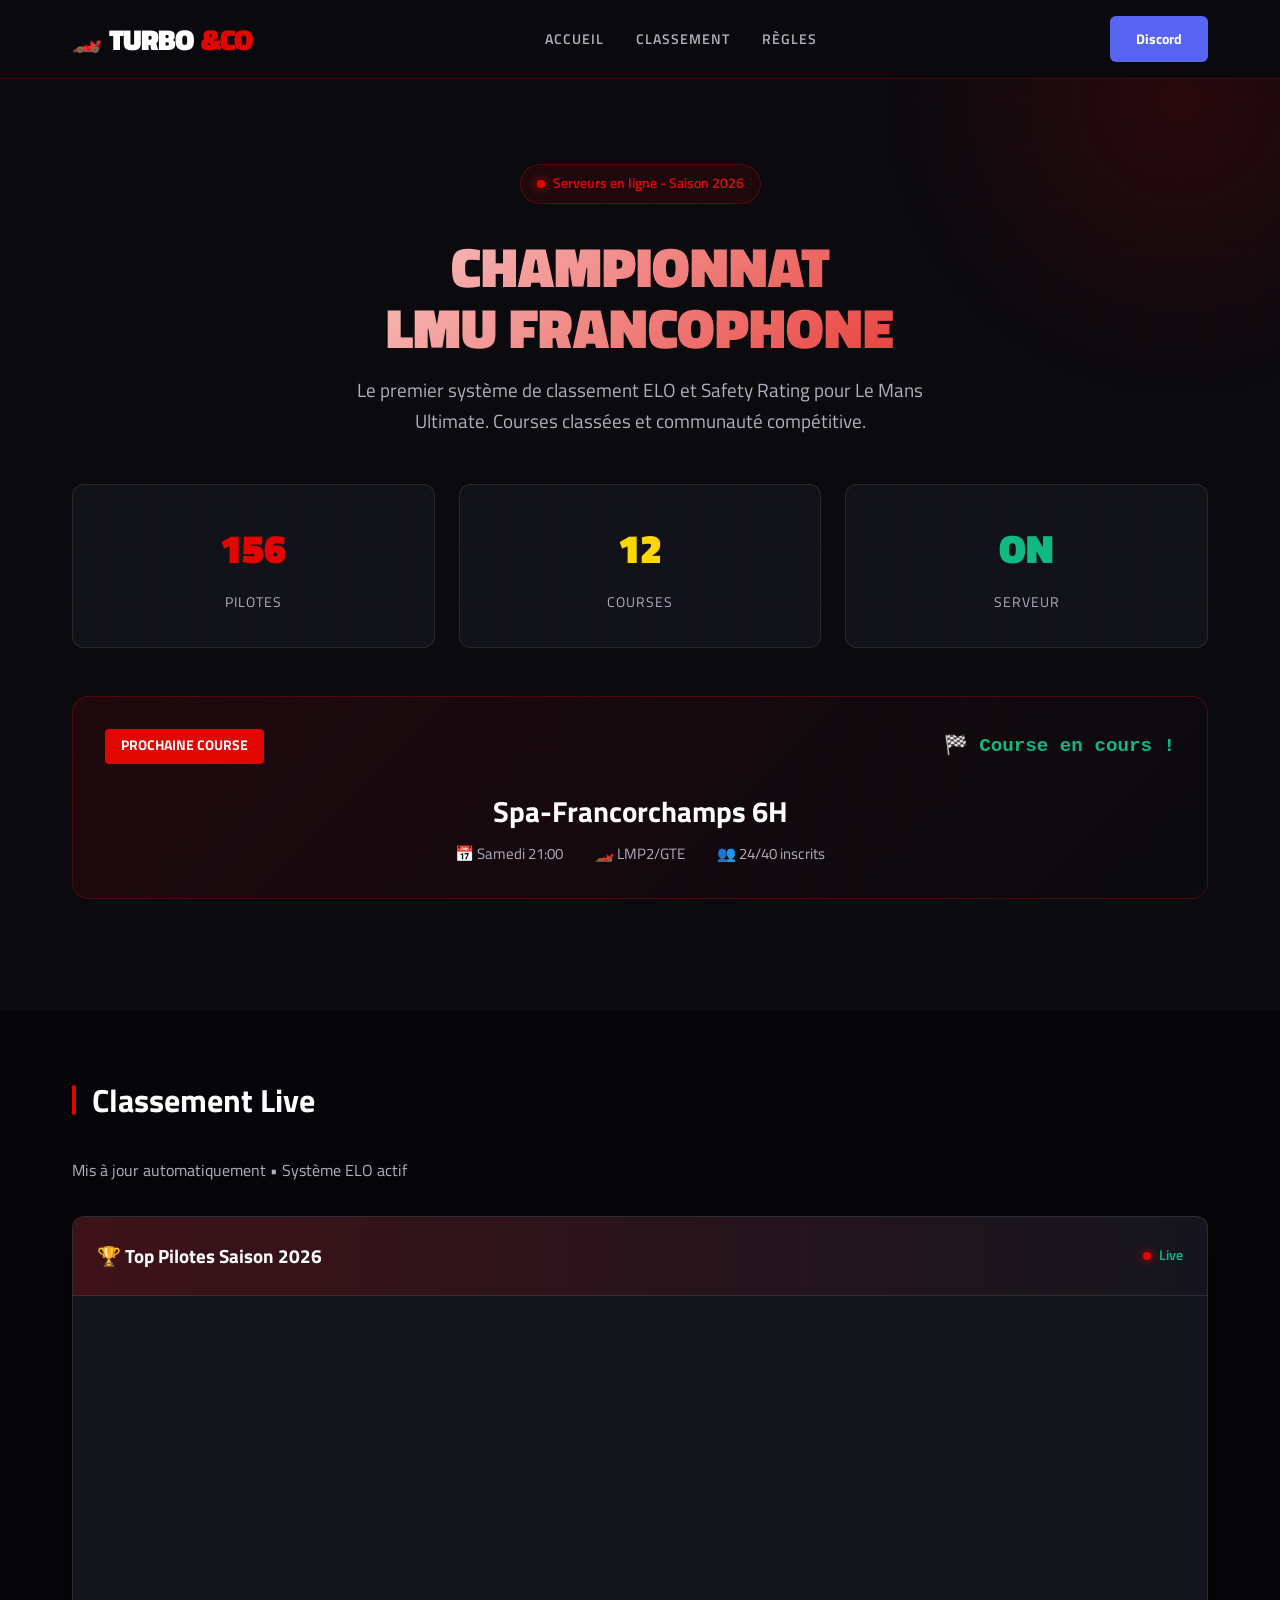
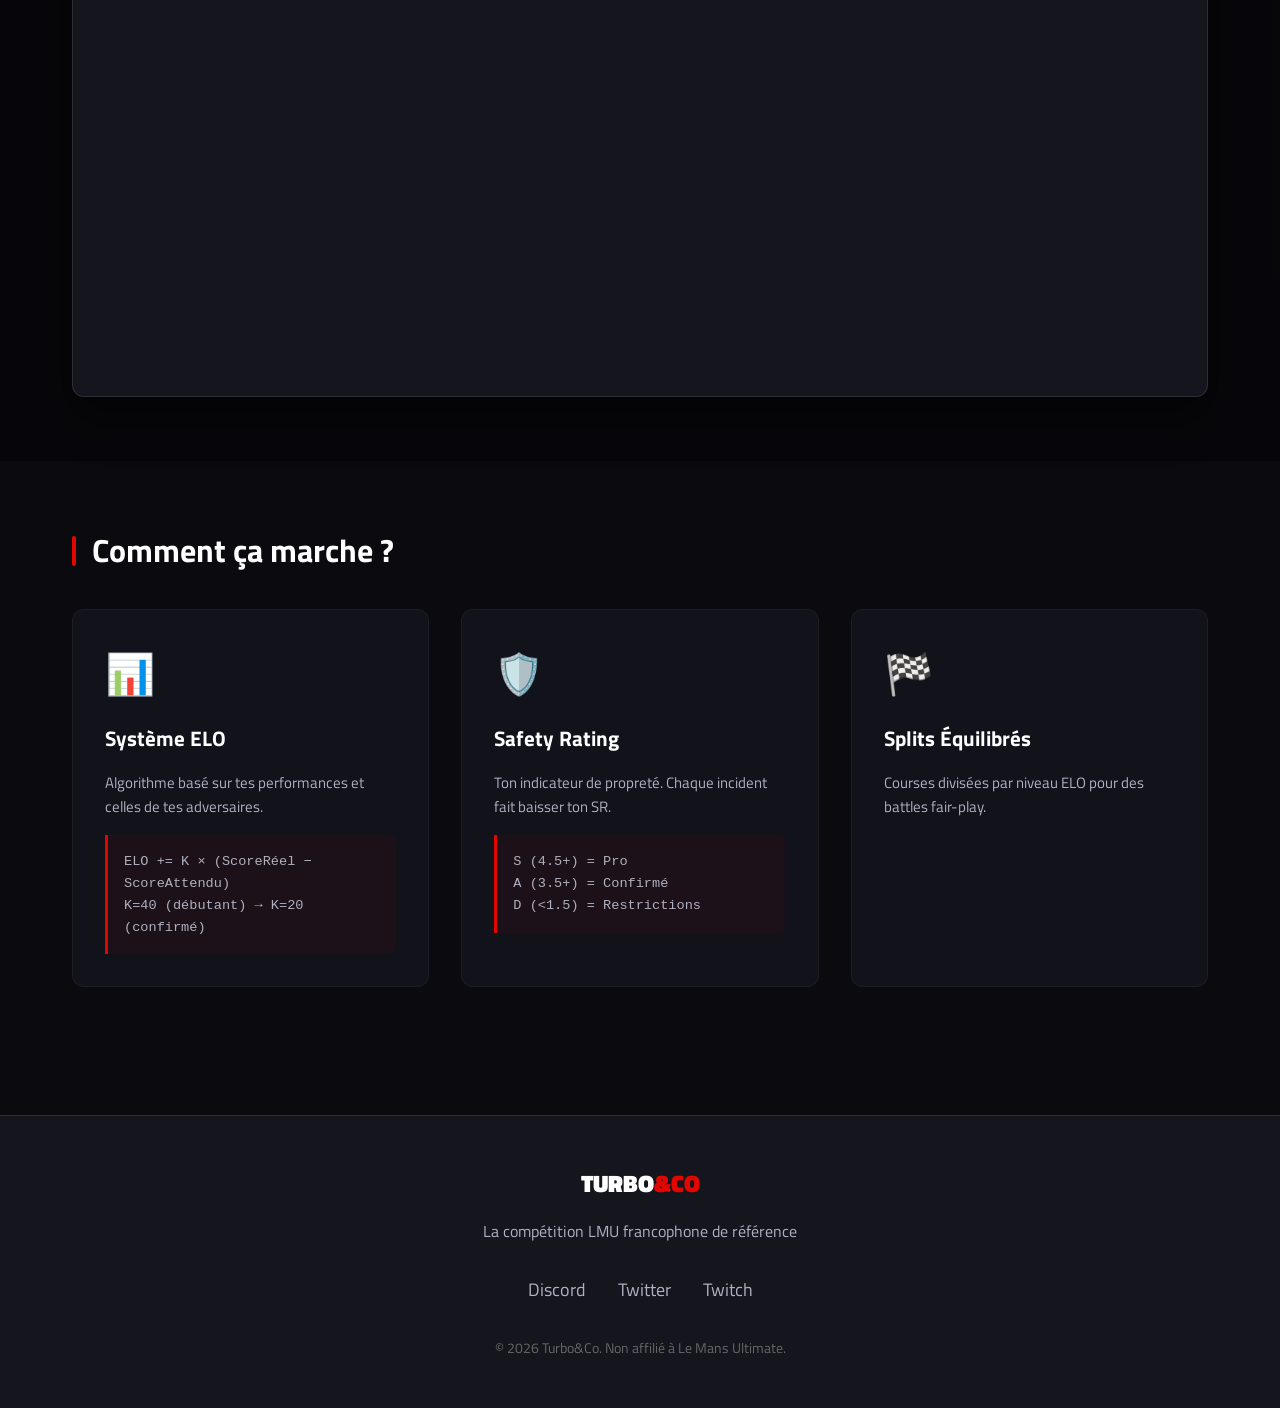
<file: index_turboco_final.html>
<!DOCTYPE html>
<html lang="fr">
<head>
    <meta charset="UTF-8">
    <meta name="viewport" content="width=device-width, initial-scale=1.0">
    <meta name="description" content="Ligue LMU francophone avec système ELO et Safety Rating. Championnat Le Mans Ultimate compétitif.">
    <meta name="keywords" content="Le Mans Ultimate, Racing, Simulation, LMU, Championnat, ELO">
    <meta name="author" content="Turbo&Co">

    <!-- Open Graph / Réseaux sociaux -->
    <meta property="og:title" content="Turbo&Co - Ligue LMU Francophone">
    <meta property="og:description" content="Championnat Le Mans Ultimate avec classement ELO et Safety Rating.">
    <meta property="og:type" content="website">
    <meta property="og:url" content="https://turbo-co.github.io/">

    <title>Turbo&Co - Ligue LMU Francophone</title>

    <!-- Police Google optimisée -->
    <link rel="preconnect" href="https://fonts.googleapis.com">
    <link rel="preconnect" href="https://fonts.gstatic.com" crossorigin>
    <link href="https://fonts.googleapis.com/css2?family=Titillium+Web:wght@400;600;700;900&display=swap" rel="stylesheet">

    <style>
        :root {
            --racing-red: #E10600;
            --racing-dark: #0A0A0F;
            --racing-card: #15151E;
            --racing-gray: #B0B0C0; /* Plus clair pour meilleur contraste */
            --gold: #FFD700;
            --silver: #E5E7EB;
            --success: #10B981;
            --glass: rgba(21, 21, 30, 0.8);
        }

        * {
            margin: 0;
            padding: 0;
            box-sizing: border-box;
        }

        body {
            font-family: 'Titillium Web', sans-serif;
            background: var(--racing-dark);
            color: white;
            overflow-x: hidden;
            line-height: 1.6;
        }

        /* Background Grid */
        .bg-grid {
            position: fixed;
            top: 0;
            left: 0;
            width: 100%;
            height: 100%;
            background-image: 
                linear-gradient(rgba(225, 6, 0, 0.03) 1px, transparent 1px),
                linear-gradient(90deg, rgba(225, 6, 0, 0.03) 1px, transparent 1px);
            background-size: 50px 50px;
            z-index: -2;
        }

        @media (prefers-reduced-motion: no-preference) {
            .bg-grid {
                animation: gridMove 60s linear infinite;
            }
        }

        @keyframes gridMove {
            0% { transform: translate(0, 0); }
            100% { transform: translate(50px, 50px); }
        }

        /* Glow Effects */
        .glow-red {
            position: fixed;
            width: 600px;
            height: 600px;
            background: radial-gradient(circle, rgba(225, 6, 0, 0.15) 0%, transparent 70%);
            top: -200px;
            right: -200px;
            z-index: -1;
            pointer-events: none;
        }

        /* Header */
        header {
            position: fixed;
            top: 0;
            width: 100%;
            background: rgba(10, 10, 15, 0.95);
            backdrop-filter: blur(10px);
            border-bottom: 1px solid rgba(225, 6, 0, 0.3);
            z-index: 1000;
            padding: 1rem 0;
        }

        .container {
            max-width: 1200px;
            margin: 0 auto;
            padding: 0 2rem;
        }

        nav {
            display: flex;
            justify-content: space-between;
            align-items: center;
        }

        .logo {
            font-size: 1.8rem;
            font-weight: 900;
            letter-spacing: -1px;
            display: flex;
            align-items: center;
            gap: 0.5rem;
            text-decoration: none;
            color: white;
        }

        .logo span {
            color: var(--racing-red);
        }

        .logo::before {
            content: '🏎️';
            font-size: 1.5rem;
            aria-label: "Racing car";
        }

        /* Menu Desktop */
        .nav-links {
            display: flex;
            gap: 2rem;
            list-style: none;
        }

        .nav-links a {
            color: var(--racing-gray);
            text-decoration: none;
            font-weight: 600;
            font-size: 0.9rem;
            text-transform: uppercase;
            letter-spacing: 1px;
            transition: color 0.3s;
            position: relative;
        }

        .nav-links a:hover {
            color: var(--racing-red);
        }

        /* Menu Mobile Hamburger */
        .hamburger {
            display: none;
            flex-direction: column;
            cursor: pointer;
            gap: 5px;
            background: none;
            border: none;
            padding: 5px;
            z-index: 1001;
        }

        .hamburger span {
            width: 25px;
            height: 3px;
            background: white;
            transition: 0.3s;
            border-radius: 2px;
        }

        @media (max-width: 768px) {
            .hamburger {
                display: flex;
            }

            .nav-links {
                position: fixed;
                top: 70px;
                left: 0;
                width: 100%;
                background: rgba(10, 10, 15, 0.98);
                flex-direction: column;
                padding: 2rem;
                gap: 1.5rem;
                transform: translateY(-150%);
                transition: transform 0.3s;
                border-bottom: 2px solid var(--racing-red);
            }

            .nav-links.active {
                transform: translateY(0);
            }

            .nav-links a {
                font-size: 1.2rem;
            }
        }

        .btn-discord {
            background: #5865F2;
            color: white;
            padding: 0.6rem 1.5rem;
            border-radius: 6px;
            text-decoration: none;
            font-weight: 700;
            font-size: 0.9rem;
            transition: all 0.3s;
            border: 2px solid transparent;
            display: inline-block;
        }

        .btn-discord:hover {
            background: transparent;
            border-color: #5865F2;
        }

        @media (max-width: 768px) {
            .btn-discord {
                display: none;
            }
        }

        /* Hero Section */
        .hero {
            margin-top: 100px;
            padding: 4rem 0;
            text-align: center;
        }

        .hero-badge {
            display: inline-flex;
            align-items: center;
            gap: 0.5rem;
            background: rgba(225, 6, 0, 0.1);
            border: 1px solid rgba(225, 6, 0, 0.3);
            padding: 0.5rem 1rem;
            border-radius: 50px;
            font-size: 0.85rem;
            color: var(--racing-red);
            font-weight: 600;
            margin-bottom: 2rem;
        }

        .live-dot {
            width: 8px;
            height: 8px;
            background: var(--racing-red);
            border-radius: 50%;
            box-shadow: 0 0 10px var(--racing-red);
            animation: blink 1s infinite;
        }

        @keyframes blink {
            0%, 100% { opacity: 1; }
            50% { opacity: 0.3; }
        }

        .hero h1 {
            font-size: 3.5rem;
            font-weight: 900;
            margin-bottom: 1rem;
            background: linear-gradient(135deg, #fff 0%, var(--racing-red) 100%);
            -webkit-background-clip: text;
            -webkit-text-fill-color: transparent;
            line-height: 1.1;
        }

        @media (max-width: 768px) {
            .hero h1 {
                font-size: 2.2rem;
            }
        }

        .hero p {
            font-size: 1.2rem;
            color: var(--racing-gray);
            max-width: 600px;
            margin: 0 auto 3rem;
        }

        /* Stats Grid */
        .stats-grid {
            display: grid;
            grid-template-columns: repeat(auto-fit, minmax(200px, 1fr));
            gap: 1.5rem;
            margin: 3rem 0;
        }

        .stat-card {
            background: var(--glass);
            border: 1px solid rgba(255, 255, 255, 0.1);
            border-radius: 12px;
            padding: 2rem;
            text-align: center;
            transition: transform 0.3s;
        }

        @media (prefers-reduced-motion: no-preference) {
            .stat-card:hover {
                transform: translateY(-5px);
            }
        }

        .stat-card:hover {
            border-color: rgba(225, 6, 0, 0.3);
        }

        .stat-number {
            font-size: 2.5rem;
            font-weight: 900;
            color: var(--racing-red);
            display: block;
            margin-bottom: 0.5rem;
        }

        .stat-label {
            font-size: 0.9rem;
            color: var(--racing-gray);
            text-transform: uppercase;
            letter-spacing: 1px;
        }

        /* Next Race */
        .next-race {
            background: linear-gradient(135deg, rgba(225, 6, 0, 0.1) 0%, rgba(10, 10, 15, 0.8) 100%);
            border: 1px solid rgba(225, 6, 0, 0.3);
            border-radius: 16px;
            padding: 2rem;
            margin: 3rem 0;
            position: relative;
            overflow: hidden;
        }

        .race-header {
            display: flex;
            justify-content: space-between;
            align-items: center;
            margin-bottom: 1.5rem;
            flex-wrap: wrap;
            gap: 1rem;
        }

        .race-tag {
            background: var(--racing-red);
            color: white;
            padding: 0.4rem 1rem;
            border-radius: 4px;
            font-weight: 700;
            font-size: 0.85rem;
            text-transform: uppercase;
        }

        .race-timer {
            font-family: 'Courier New', monospace;
            font-size: 1.2rem;
            color: var(--gold);
            font-weight: 700;
        }

        .race-title {
            font-size: 1.8rem;
            font-weight: 700;
            margin-bottom: 0.5rem;
        }

        @media (max-width: 768px) {
            .race-title {
                font-size: 1.4rem;
            }
        }

        .race-details {
            display: flex;
            gap: 2rem;
            color: var(--racing-gray);
            font-size: 0.95rem;
            flex-wrap: wrap;
            justify-content: center;
        }

        /* Classement Section */
        .classement-section {
            padding: 4rem 0;
            background: rgba(0, 0, 0, 0.3);
        }

        .section-title {
            font-size: 2rem;
            font-weight: 700;
            margin-bottom: 2rem;
            display: flex;
            align-items: center;
            gap: 1rem;
        }

        .section-title::before {
            content: '';
            width: 4px;
            height: 30px;
            background: var(--racing-red);
            border-radius: 2px;
        }

        .sheet-container {
            background: var(--racing-card);
            border-radius: 12px;
            border: 1px solid rgba(255, 255, 255, 0.1);
            overflow: hidden;
            box-shadow: 0 20px 40px rgba(0, 0, 0, 0.5);
        }

        .sheet-header {
            background: linear-gradient(90deg, rgba(225, 6, 0, 0.2) 0%, transparent 100%);
            padding: 1.5rem;
            border-bottom: 1px solid rgba(255, 255, 255, 0.1);
            display: flex;
            justify-content: space-between;
            align-items: center;
            flex-wrap: wrap;
            gap: 1rem;
        }

        .sheet-title {
            font-size: 1.2rem;
            font-weight: 700;
        }

        .sheet-live {
            display: flex;
            align-items: center;
            gap: 0.5rem;
            color: var(--success);
            font-size: 0.85rem;
            font-weight: 600;
        }

        /* Iframe Google Sheets */
        .sheet-iframe {
            width: 100%;
            height: 700px;
            border: none;
            display: block;
        }

        @media (max-width: 768px) {
            .sheet-iframe {
                height: 500px;
            }
        }

        /* Features */
        .features {
            padding: 4rem 0;
        }

        .features-grid {
            display: grid;
            grid-template-columns: repeat(auto-fit, minmax(300px, 1fr));
            gap: 2rem;
            margin-top: 2rem;
        }

        .feature-card {
            background: var(--glass);
            border: 1px solid rgba(255, 255, 255, 0.05);
            border-radius: 12px;
            padding: 2rem;
            transition: all 0.3s;
        }

        .feature-card:hover {
            border-color: rgba(225, 6, 0, 0.3);
        }

        .feature-icon {
            font-size: 2.5rem;
            margin-bottom: 1rem;
        }

        .feature-card h3 {
            font-size: 1.3rem;
            margin-bottom: 1rem;
        }

        .feature-card p {
            color: var(--racing-gray);
            font-size: 0.95rem;
        }

        .elo-explanation {
            background: rgba(225, 6, 0, 0.05);
            border-left: 3px solid var(--racing-red);
            padding: 1rem;
            margin-top: 1rem;
            border-radius: 0 8px 8px 0;
            font-family: 'Courier New', monospace;
            font-size: 0.85rem;
            color: var(--racing-gray);
        }

        /* Footer */
        footer {
            background: var(--racing-card);
            border-top: 1px solid rgba(255, 255, 255, 0.1);
            padding: 3rem 0;
            text-align: center;
            margin-top: 4rem;
        }

        .footer-logo {
            font-size: 1.5rem;
            font-weight: 900;
            margin-bottom: 1rem;
        }

        .footer-logo span {
            color: var(--racing-red);
        }

        .social-links {
            display: flex;
            justify-content: center;
            gap: 2rem;
            margin: 2rem 0;
            flex-wrap: wrap;
        }

        .social-links a {
            color: var(--racing-gray);
            text-decoration: none;
            font-size: 1.1rem;
            transition: color 0.3s;
        }

        .social-links a:hover {
            color: var(--racing-red);
        }

        .copyright {
            color: #666;
            font-size: 0.9rem;
            margin-top: 1rem;
        }

        /* Scrollbar */
        ::-webkit-scrollbar {
            width: 10px;
        }

        ::-webkit-scrollbar-track {
            background: var(--racing-dark);
        }

        ::-webkit-scrollbar-thumb {
            background: var(--racing-red);
            border-radius: 5px;
        }
    </style>
</head>
<body>
    <div class="bg-grid"></div>
    <div class="glow-red"></div>

    <header>
        <div class="container">
            <nav role="navigation" aria-label="Menu principal">
                <a href="#" class="logo" aria-label="Turbo and Co Racing">TURBO<span>&CO</span></a>

                <button class="hamburger" onclick="toggleMenu()" aria-label="Ouvrir le menu">
                    <span></span>
                    <span></span>
                    <span></span>
                </button>

                <ul class="nav-links" id="navLinks">
                    <li><a href="#accueil">Accueil</a></li>
                    <li><a href="#classement">Classement</a></li>
                    <li><a href="#regles">Règles</a></li>
                </ul>

                <a href="https://discord.gg/turboco" class="btn-discord" target="_blank" rel="noopener noreferrer">
                    Discord
                </a>
            </nav>
        </div>
    </header>

    <main>
        <section class="hero" id="accueil">
            <div class="container">
                <div class="hero-badge">
                    <span class="live-dot"></span>
                    Serveurs en ligne - Saison 2026
                </div>

                <h1>CHAMPIONNAT<br>LMU FRANCOPHONE</h1>
                <p>Le premier système de classement ELO et Safety Rating pour Le Mans Ultimate. Courses classées et communauté compétitive.</p>

                <div class="stats-grid">
                    <article class="stat-card">
                        <span class="stat-number">156</span>
                        <span class="stat-label">Pilotes</span>
                    </article>
                    <article class="stat-card">
                        <span class="stat-number" style="color: var(--gold);">12</span>
                        <span class="stat-label">Courses</span>
                    </article>
                    <article class="stat-card">
                        <span class="stat-number" style="color: var(--success);">ON</span>
                        <span class="stat-label">Serveur</span>
                    </article>
                </div>

                <div class="next-race">
                    <div class="race-header">
                        <span class="race-tag">Prochaine Course</span>
                        <span class="race-timer" id="raceTimer">Chargement...</span>
                    </div>
                    <h2 class="race-title">Spa-Francorchamps 6H</h2>
                    <div class="race-details">
                        <span>📅 Samedi 21:00</span>
                        <span>🏎️ LMP2/GTE</span>
                        <span>👥 24/40 inscrits</span>
                    </div>
                </div>
            </div>
        </section>

        <section class="classement-section" id="classement">
            <div class="container">
                <h2 class="section-title">Classement Live</h2>
                <p style="color: var(--racing-gray); margin-bottom: 2rem;">Mis à jour automatiquement • Système ELO actif</p>

                <div class="sheet-container">
                    <div class="sheet-header">
                        <span class="sheet-title">🏆 Top Pilotes Saison 2026</span>
                        <span class="sheet-live">
                            <span class="live-dot"></span>
                            Live
                        </span>
                    </div>

                    <!-- 
                    🔴 INSTRUCTION IMPORTANTE :
                    Remplace l'URL ci-dessous par ton lien Google Sheets publié.

                    1. Dans Google Sheets : Fichier > Publier sur le web
                    2. Sélectionne l'onglet "🏠 DASHBOARD" 
                    3. Copie le lien et remplace TEXAMPLE ci-dessous

                    Lien type : https://docs.google.com/spreadsheets/d/e/2PACX-1v.../pubhtml
                    -->
                    <iframe 
                        class="sheet-iframe"
                        src="https://docs.google.com/spreadsheets/d/e/2PACX-1vTEXAMPLE/pubhtml?gid=0&single=true&widget=true&headers=false&chrome=false&gridlines=false" 
                        title="Classement Turbo&Co">
                    </iframe>
                </div>
            </div>
        </section>

        <section class="features" id="regles">
            <div class="container">
                <h2 class="section-title">Comment ça marche ?</h2>

                <div class="features-grid">
                    <article class="feature-card">
                        <div class="feature-icon" role="img" aria-label="Graphique">📊</div>
                        <h3>Système ELO</h3>
                        <p>Algorithme basé sur tes performances et celles de tes adversaires.</p>
                        <div class="elo-explanation">
                            ELO += K × (ScoreRéel − ScoreAttendu)<br>
                            K=40 (débutant) → K=20 (confirmé)
                        </div>
                    </article>

                    <article class="feature-card">
                        <div class="feature-icon" role="img" aria-label="Bouclier">🛡️</div>
                        <h3>Safety Rating</h3>
                        <p>Ton indicateur de propreté. Chaque incident fait baisser ton SR.</p>
                        <div class="elo-explanation">
                            S (4.5+) = Pro<br>
                            A (3.5+) = Confirmé<br>
                            D (&lt;1.5) = Restrictions
                        </div>
                    </article>

                    <article class="feature-card">
                        <div class="feature-icon" role="img" aria-label="Drapeau">🏁</div>
                        <h3>Splits Équilibrés</h3>
                        <p>Courses divisées par niveau ELO pour des battles fair-play.</p>
                    </article>
                </div>
            </div>
        </section>
    </main>

    <footer>
        <div class="container">
            <div class="footer-logo">TURBO<span>&CO</span></div>
            <p style="color: var(--racing-gray); margin-bottom: 2rem;">La compétition LMU francophone de référence</p>

            <nav class="social-links" aria-label="Réseaux sociaux">
                <a href="https://discord.gg/turboco" target="_blank" rel="noopener noreferrer">Discord</a>
                <a href="#" target="_blank" rel="noopener noreferrer">Twitter</a>
                <a href="#" target="_blank" rel="noopener noreferrer">Twitch</a>
            </nav>

            <p class="copyright">
                © 2026 Turbo&Co. Non affilié à Le Mans Ultimate.
            </p>
        </div>
    </footer>

    <script>
        // Menu Mobile
        function toggleMenu() {
            const nav = document.getElementById('navLinks');
            nav.classList.toggle('active');
        }

        // Compte à rebours précis
        function updateTimer() {
            const raceDate = new Date('2026-03-22T21:00:00');
            const now = new Date();
            const diff = raceDate - now;

            const timerElement = document.getElementById('raceTimer');

            if (diff > 0) {
                const days = Math.floor(diff / (1000 * 60 * 60 * 24));
                const hours = Math.floor((diff % (1000 * 60 * 60 * 24)) / (1000 * 60 * 60));
                const minutes = Math.floor((diff % (1000 * 60 * 60)) / (1000 * 60));
                const seconds = Math.floor((diff % (1000 * 60)) / 1000);

                timerElement.textContent = `Dans ${days}j ${hours}h ${minutes}m ${seconds}s`;
            } else {
                timerElement.textContent = '🏁 Course en cours !';
                timerElement.style.color = '#10B981';
            }
        }

        setInterval(updateTimer, 1000);
        updateTimer();

        // Animation au scroll
        const observerOptions = {
            threshold: 0.1,
            rootMargin: '0px 0px -50px 0px'
        };

        const observer = new IntersectionObserver(function(entries) {
            entries.forEach(entry => {
                if (entry.isIntersecting) {
                    entry.target.style.opacity = '1';
                    entry.target.style.transform = 'translateY(0)';
                }
            });
        }, observerOptions);

        // Appliquer animation seulement si pas de preference réduite
        if (!window.matchMedia('(prefers-reduced-motion: reduce)').matches) {
            document.querySelectorAll('.stat-card, .feature-card').forEach(el => {
                el.style.opacity = '0';
                el.style.transform = 'translateY(20px)';
                el.style.transition = 'opacity 0.6s ease, transform 0.6s ease';
                observer.observe(el);
            });
        }

        // Smooth scroll
        document.querySelectorAll('a[href^="#"]').forEach(anchor => {
            anchor.addEventListener('click', function (e) {
                e.preventDefault();
                const target = document.querySelector(this.getAttribute('href'));
                if (target) {
                    target.scrollIntoView({
                        behavior: 'smooth'
                    });
                }
            });
        });
    </script>
</body>
</html>
</file>
